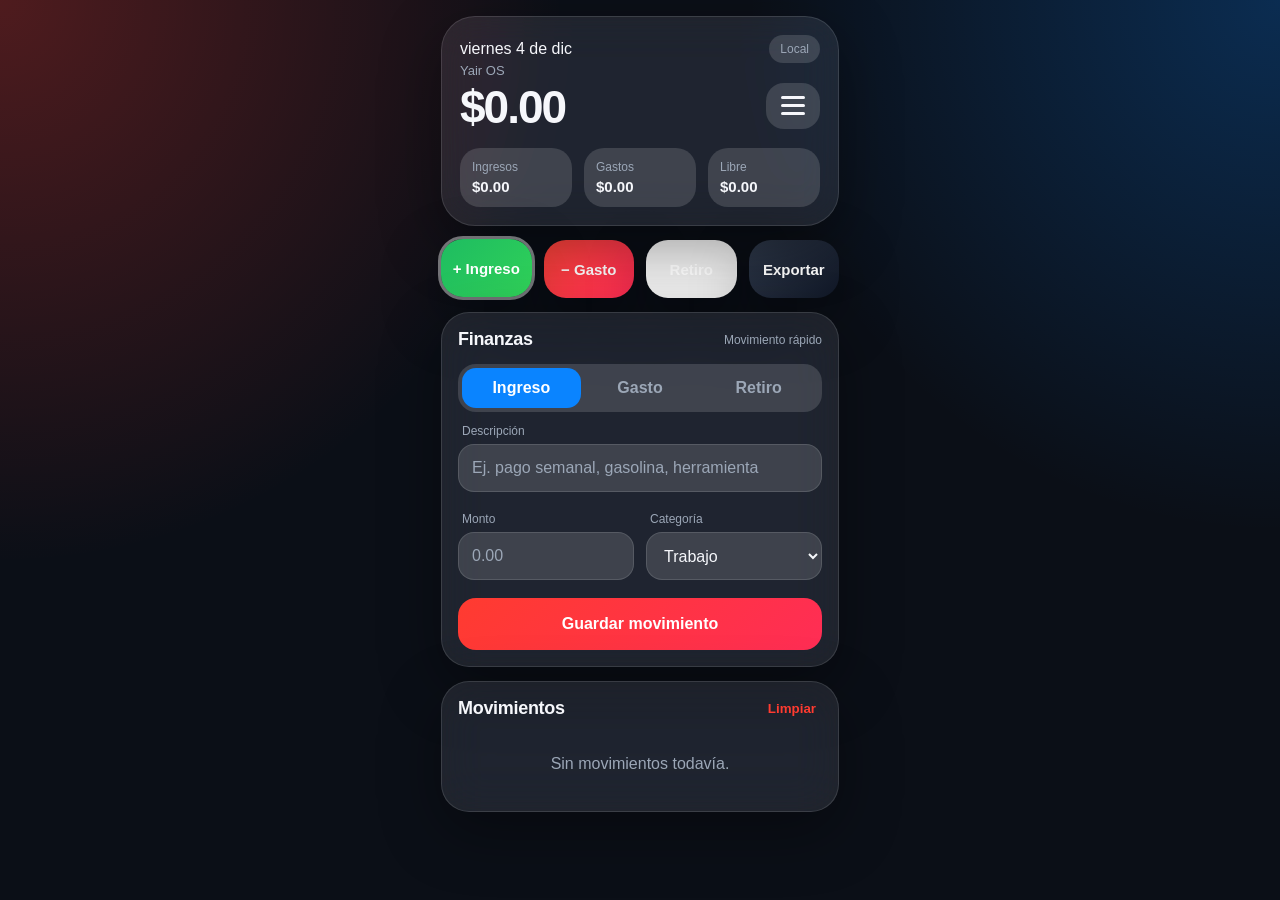
<file: index.html>
<!doctype html>
<html lang="es">
<head>
  <meta charset="UTF-8" />
  <meta name="viewport" content="width=device-width, initial-scale=1, viewport-fit=cover" />
  <meta name="theme-color" content="#0b0f17" />
  <meta name="apple-mobile-web-app-capable" content="yes" />
  <meta name="apple-mobile-web-app-status-bar-style" content="black-translucent" />
  <meta name="apple-mobile-web-app-title" content="Yair OS" />
  <title>Yair OS</title>
  <link rel="manifest" href="manifest.json?v=20260525-03" />
  <link rel="apple-touch-icon" href="icon.svg?v=20260525-03" />
  <link rel="stylesheet" href="styles.css?v=20260525-03" />
</head>
<body>
  <div class="drawer-backdrop" id="settingsBackdrop" hidden></div>
  <aside class="settings-drawer glass" id="settingsPanel" aria-hidden="true">
    <div class="drawer-header">
      <div><p class="muted">Personalización</p><h2>Menú</h2></div>
      <button type="button" id="closeSettingsBtn" class="round-button" aria-label="Cerrar menú">×</button>
    </div>

    <details open>
      <summary>Ajustes de la app</summary>
      <form id="settingsForm">
        <label class="field"><span>Nombre de la app</span><input id="settingAppName" type="text" placeholder="Yair OS" /></label>
        <div class="two-col">
          <label class="field"><span>Moneda</span><select id="settingCurrency"><option value="USD">USD</option><option value="MXN">MXN</option></select></label>
          <label class="field"><span>Tema</span><select id="settingTheme"><option value="dark">Oscuro</option><option value="light">Claro</option><option value="system">Sistema</option></select></label>
        </div>
        <label class="field"><span>Presupuesto mensual</span><input id="settingMonthlyBudget" type="number" inputmode="decimal" min="0" step="0.01" placeholder="0.00" /></label>
        <button class="primary-button" type="submit">Guardar ajustes</button>
        <button class="ghost-button" id="resetSettingsBtn" type="button">Restablecer ajustes</button>
      </form>
    </details>

    <details>
      <summary>Memoria GPT</summary>
      <form id="memoryForm">
        <label class="field"><span>Categoría</span><select id="memoryCategory"><option>Finanzas</option><option>Casa</option><option>Vehículos</option><option>Trabajo</option><option>Contenido</option><option>Proyectos</option><option>Personal</option></select></label>
        <label class="field"><span>Dato importante</span><textarea id="memoryText" placeholder="Ej. Mi prioridad de este mes es organizar finanzas y bajar gastos." required></textarea></label>
        <button class="secondary-button" type="submit">Guardar en memoria</button>
      </form>
    </details>

    <details>
      <summary>Agenda y pendientes</summary>
      <form id="taskForm">
        <label class="field"><span>Pendiente</span><input id="taskText" type="text" placeholder="Ej. lavar camioneta, pagar UFCU" required /></label>
        <div class="two-col"><label class="field"><span>Área</span><select id="taskArea"><option>Casa</option><option>Trabajo</option><option>Vehículo</option><option>Finanzas</option><option>Contenido</option><option>Personal</option></select></label><label class="field"><span>Fecha objetivo</span><input id="taskDate" type="date" /></label></div>
        <button class="secondary-button" type="submit">Guardar pendiente</button>
      </form>
      <div id="taskList" class="transaction-list empty">Sin pendientes todavía.</div>
    </details>

    <details>
      <summary>Asistente IA</summary>
      <label class="field"><span>Pregunta para tu sistema</span><textarea id="aiPrompt" placeholder="Ej. analiza mis gastos y dime qué debo hacer esta semana"></textarea></label>
      <button class="primary-button" id="askAiBtn" type="button">Preguntar a GPT</button>
      <div id="aiAnswer" class="ai-answer empty">Configura un proxy OpenAI para usar esta función.</div>
    </details>

    <details>
      <summary>Llaves, APIs e integraciones</summary>
      <label class="field"><span>GitHub token local</span><input id="githubToken" type="password" placeholder="Token con Contents: read/write" /></label>
      <button class="secondary-button" id="saveGithubConfig" type="button">Activar sync GitHub</button>
      <button class="ghost-button" id="pullGithubData" type="button">Leer datos desde GitHub</button>

      <label class="field"><span>Google Apps Script Web App URL</span><input id="googleScriptUrl" type="url" placeholder="https://script.google.com/macros/s/.../exec" /></label>
      <button class="secondary-button" id="saveGoogleConfig" type="button">Guardar conexión Google</button>
      <p class="helper-text">Google Apps Script escribe en Sheets, puede crear eventos en Calendar y usar Gmail cuando autorices el script.</p>

      <label class="field"><span>OpenAI proxy URL</span><input id="openAiProxyUrl" type="url" placeholder="https://tu-backend.vercel.app/api/openai" /></label>
      <button class="secondary-button" id="saveOpenAiConfig" type="button">Guardar conexión OpenAI</button>
      <p class="helper-text">No pongas tu API key de OpenAI en esta página pública. Usa un proxy seguro.</p>
    </details>
  </aside>

  <main class="phone-shell">
    <section class="hero-card glass">
      <div class="status-row"><span id="todayLabel">Hoy</span><span class="pill" id="syncStatus">Local</span></div>
      <div class="hero-title">
        <div><p class="muted" id="appNameLabel">Yair OS</p><h1 id="balanceAmount">$0.00</h1></div>
        <button type="button" class="menu-button" id="openSettingsBtn" aria-label="Abrir menú"><span></span><span></span><span></span></button>
      </div>
      <div class="mini-grid">
        <div><span>Ingresos</span><strong id="incomeAmount">$0.00</strong></div>
        <div><span>Gastos</span><strong id="expenseAmount">$0.00</strong></div>
        <div><span>Libre</span><strong id="freeAmount">$0.00</strong></div>
      </div>
    </section>

    <section class="quick-actions" aria-label="Acciones rápidas">
      <button type="button" data-type="income" class="action-card income active">+ Ingreso</button>
      <button type="button" data-type="expense" class="action-card expense">− Gasto</button>
      <button type="button" data-type="withdrawal" class="action-card withdrawal">Retiro</button>
      <button type="button" id="exportBtn" class="action-card neutral">Exportar</button>
    </section>

    <section class="panel glass" id="movementPanel">
      <div class="section-title"><h2>Finanzas</h2><span>Movimiento rápido</span></div>
      <form id="transactionForm">
        <div class="segmented three-options">
          <input type="radio" name="type" id="typeIncome" value="income" checked /><label for="typeIncome">Ingreso</label>
          <input type="radio" name="type" id="typeExpense" value="expense" /><label for="typeExpense">Gasto</label>
          <input type="radio" name="type" id="typeWithdrawal" value="withdrawal" /><label for="typeWithdrawal">Retiro</label>
        </div>
        <label class="field"><span>Descripción</span><input id="description" type="text" placeholder="Ej. pago semanal, gasolina, herramienta" required /></label>
        <div class="two-col"><label class="field"><span>Monto</span><input id="amount" type="number" inputmode="decimal" min="0" step="0.01" placeholder="0.00" required /></label><label class="field"><span>Categoría</span><select id="category"><option>Trabajo</option><option>Casa</option><option>Comida</option><option>Gasolina</option><option>Herramientas</option><option>Vehículo</option><option>Taller / Negocio</option><option>Viajes</option><option>Ahorro</option><option>Retiro de efectivo</option><option>Otro</option></select></label></div>
        <label class="field" id="paymentMethodField"><span>Forma de pago</span><select id="paymentMethod"><option value="cash">Efectivo</option><option value="card">Tarjeta</option><option value="credit">Tarjeta de crédito</option><option value="debit">Débito</option><option value="transfer">Transferencia</option></select></label>
        <button class="primary-button" type="submit">Guardar movimiento</button>
      </form>
    </section>

    <section class="panel glass bottom-panel">
      <div class="section-title"><h2>Movimientos</h2><button type="button" id="clearBtn" class="text-button">Limpiar</button></div>
      <div id="transactionList" class="transaction-list empty">Sin movimientos todavía.</div>
    </section>
  </main>
  <script src="app.js?v=20260525-03"></script>
</body>
</html>
</file>
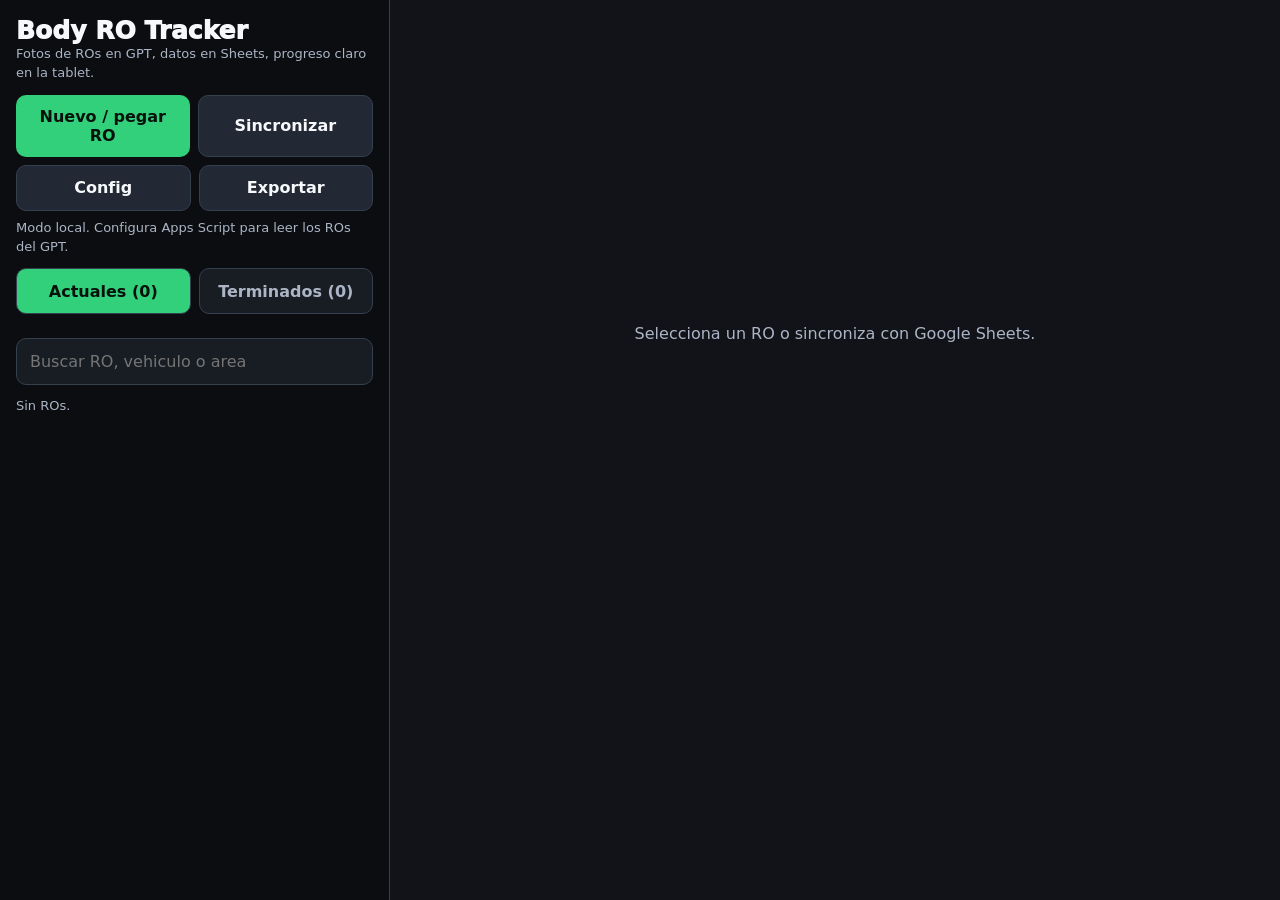
<file: body-ro/index.html>
<!doctype html>
<html lang="es">
<head>
<meta charset="utf-8">
<meta name="viewport" content="width=device-width,initial-scale=1">
<meta http-equiv="refresh" content="0; url=index-v2.html">
<title>Body RO Tracker</title>
<script>location.replace('index-v2.html');</script>
</head>
<body>
<p><a href="index-v2.html">Abrir Body RO Tracker</a></p>
</body>
</html>
</file>
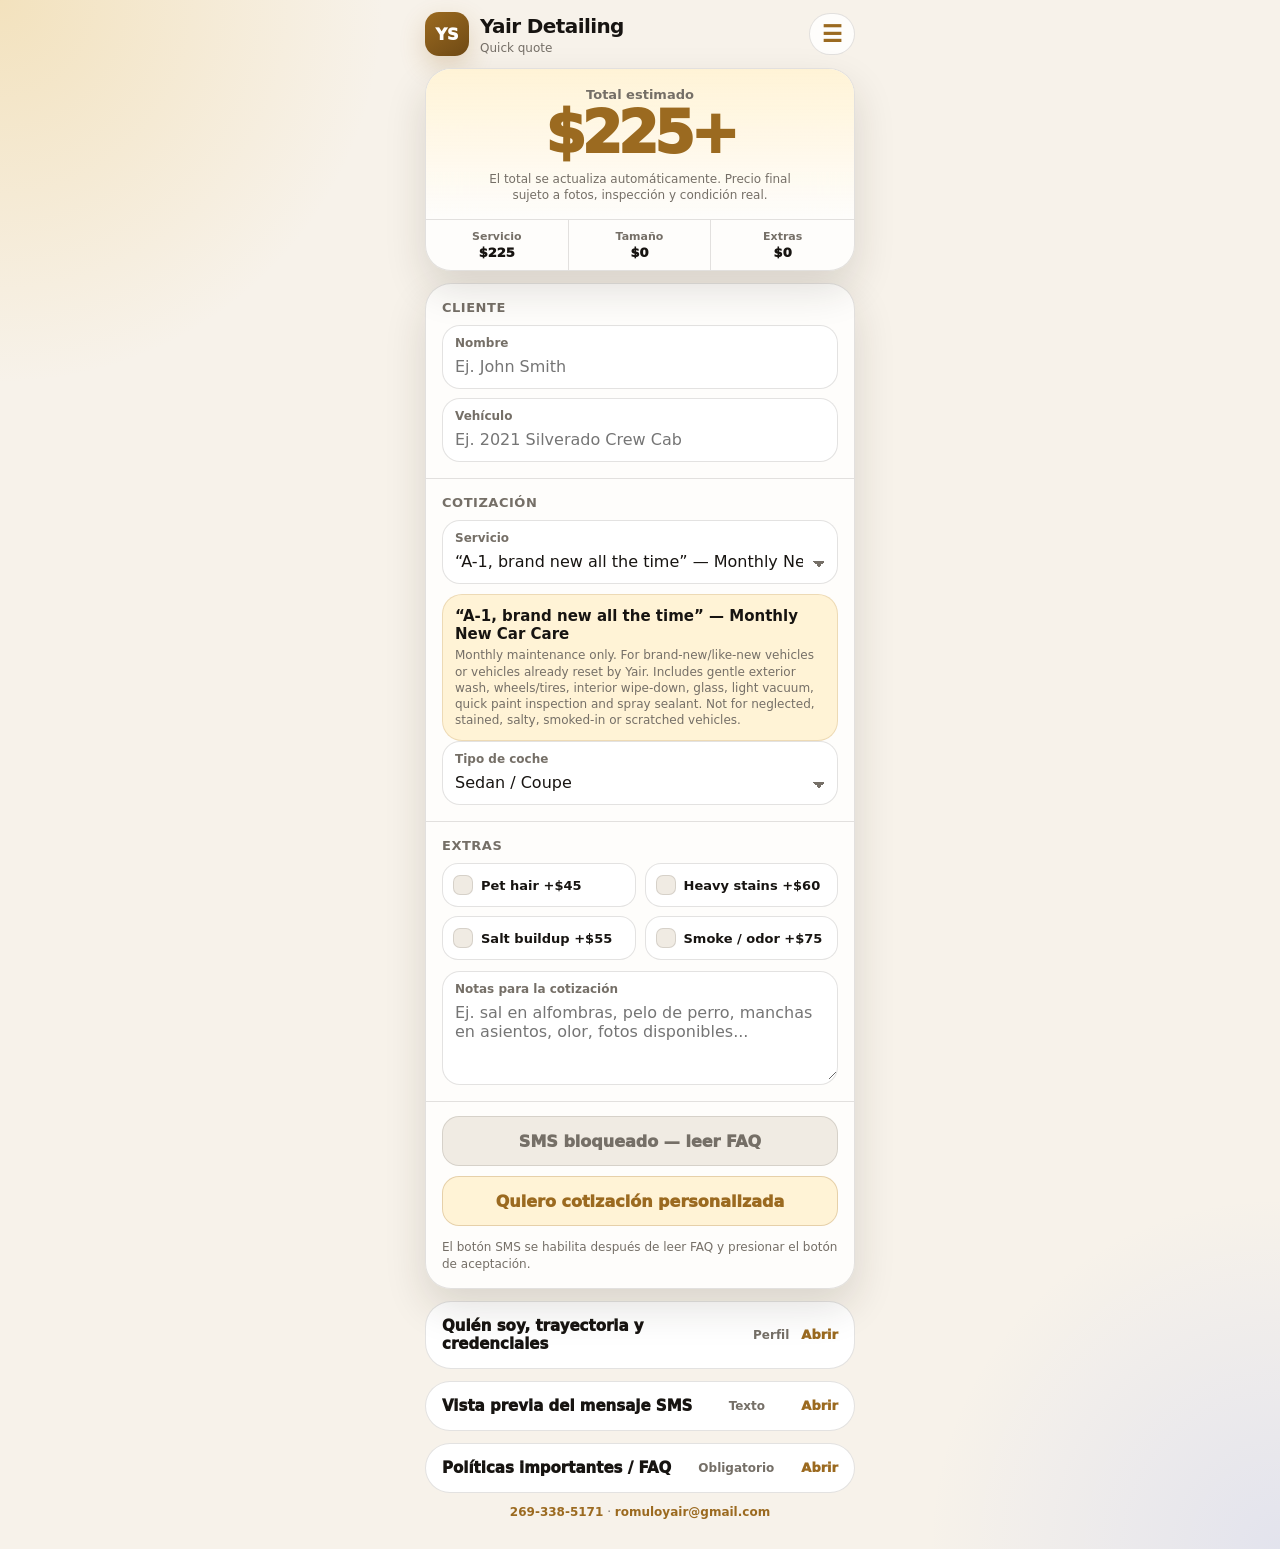
<file: detailing-quote-menu.html>
<!DOCTYPE html>
<html lang="es">
<head>
<meta charset="UTF-8">
<meta name="viewport" content="width=device-width, initial-scale=1, viewport-fit=cover">
<meta name="theme-color" content="#f7f2ea">
<title>Yair Detailing Quote</title>
<style>
:root{--bg:#f7f2ea;--glass:rgba(255,255,255,.82);--solid:#fff;--soft:#f0ebe3;--text:#171411;--muted:#756f67;--line:rgba(40,34,28,.13);--primary:#9b6a20;--pale:#fff3d6;--primaryText:#fff;--danger:#b3261e;--ok:#286a2d;--shadow:0 18px 42px rgba(44,35,24,.14);--r:26px;--rs:18px}
@media(prefers-color-scheme:dark){:root{--bg:#10100f;--glass:rgba(31,31,30,.84);--solid:#1c1c1b;--soft:#262522;--text:#f2f0eb;--muted:#bcb6ad;--line:rgba(255,255,255,.10);--primary:#e8b84a;--pale:rgba(232,184,74,.16);--primaryText:#1f1605;--danger:#ffb4ab;--ok:#9bd89f;--shadow:0 18px 42px rgba(0,0,0,.34)}}
*{box-sizing:border-box;-webkit-tap-highlight-color:transparent}html{scroll-behavior:smooth}body{margin:0;min-height:100%;font-family:-apple-system,BlinkMacSystemFont,"SF Pro Text","SF Pro Display","Google Sans","Roboto",system-ui,sans-serif;background:radial-gradient(circle at top left,rgba(232,184,74,.28),transparent 24rem),radial-gradient(circle at bottom right,rgba(120,150,255,.16),transparent 22rem),var(--bg);color:var(--text);padding:calc(env(safe-area-inset-top) + 12px) max(12px,env(safe-area-inset-right)) calc(env(safe-area-inset-bottom) + 18px) max(12px,env(safe-area-inset-left))}.app{width:min(100%,430px);margin:0 auto}.top{display:flex;align-items:center;justify-content:space-between;gap:12px;margin-bottom:12px}.brand{display:flex;align-items:center;gap:11px}.logo{width:44px;height:44px;border-radius:14px;background:linear-gradient(145deg,var(--primary),#6f4a15);color:var(--primaryText);display:grid;place-items:center;font-weight:950;box-shadow:0 10px 26px rgba(155,106,32,.24)}h1{margin:0;font-size:20px;letter-spacing:-.03em}.brand p{margin:3px 0 0;color:var(--muted);font-size:12px}.menu{position:relative}.menu summary{list-style:none;width:46px;height:42px;border:1px solid var(--line);background:var(--glass);color:var(--primary);border-radius:999px;font-weight:950;font-size:23px;display:grid;place-items:center;cursor:pointer;backdrop-filter:blur(18px);-webkit-backdrop-filter:blur(18px)}.menu summary::-webkit-details-marker{display:none}.menuBox{position:absolute;right:0;top:50px;width:250px;background:var(--solid);border:1px solid var(--line);border-radius:22px;box-shadow:var(--shadow);padding:9px;z-index:50}.menuBox a{display:block;padding:12px;border-radius:15px;text-decoration:none;color:var(--text)}.menuBox a:active{background:var(--soft)}.menuBox strong{display:block;color:var(--primary);font-size:13px}.menuBox span{display:block;color:var(--muted);font-size:12px;margin-top:2px}.total{position:sticky;top:calc(env(safe-area-inset-top) + 8px);z-index:10;margin-bottom:12px;background:var(--glass);border:1px solid var(--line);border-radius:var(--r);box-shadow:var(--shadow);overflow:hidden;backdrop-filter:blur(24px) saturate(1.25);-webkit-backdrop-filter:blur(24px) saturate(1.25)}.pricePanel{text-align:center;padding:18px 16px 16px;background:linear-gradient(180deg,var(--pale),transparent)}.label{margin:0;color:var(--muted);font-size:13px;font-weight:800}.price{margin:2px 0 0;font-size:58px;line-height:1;font-weight:950;letter-spacing:-.07em;color:var(--primary)}.fine{margin:9px auto 0;max-width:330px;color:var(--muted);font-size:12px;line-height:1.35}.break{display:grid;grid-template-columns:repeat(3,1fr);border-top:1px solid var(--line)}.break div{text-align:center;padding:10px 8px;border-right:1px solid var(--line)}.break div:last-child{border-right:0}.break span{display:block;color:var(--muted);font-size:11px;font-weight:750}.break strong{display:block;margin-top:2px;font-size:13px;font-weight:950}.card{background:var(--glass);border:1px solid var(--line);border-radius:var(--r);box-shadow:var(--shadow);overflow:hidden;backdrop-filter:blur(24px) saturate(1.25);-webkit-backdrop-filter:blur(24px) saturate(1.25)}.sec{padding:16px}.sec+.sec{border-top:1px solid var(--line)}.title{margin:0 0 10px;color:var(--muted);font-size:13px;font-weight:850;text-transform:uppercase;letter-spacing:.04em}.field{background:var(--solid);border:1px solid var(--line);border-radius:var(--rs);overflow:hidden}.field+.field{margin-top:9px}.field label{display:block;padding:10px 12px 0;color:var(--muted);font-size:12px;font-weight:800}input,select,textarea{width:100%;border:0;outline:0;background:transparent;color:var(--text);font:inherit;padding:7px 12px 12px;appearance:none;-webkit-appearance:none;border-radius:0}select{background-image:linear-gradient(45deg,transparent 50%,var(--muted) 50%),linear-gradient(135deg,var(--muted) 50%,transparent 50%);background-position:calc(100% - 18px) 50%,calc(100% - 12px) 50%;background-size:6px 6px;background-repeat:no-repeat;padding-right:34px}textarea{min-height:84px;resize:vertical}input:focus,select:focus,textarea:focus{background:rgba(232,184,74,.06)}.preview{margin-top:10px;background:var(--pale);border:1px solid rgba(155,106,32,.18);border-radius:20px;padding:12px}.preview strong{display:block;font-size:15px}.preview span{display:block;margin-top:4px;color:var(--muted);font-size:12px;line-height:1.35}.chips{display:grid;grid-template-columns:1fr 1fr;gap:9px}.chip{display:flex;align-items:center;gap:8px;min-height:44px;padding:10px;border-radius:16px;background:var(--solid);border:1px solid var(--line);font-size:13px;font-weight:800}.chip input{width:20px;height:20px;margin:0;padding:0;appearance:none;-webkit-appearance:none;border-radius:7px;border:1.5px solid var(--line);background:var(--soft);position:relative}.chip input:checked{background:var(--primary);border-color:var(--primary)}.chip input:checked:after{content:"✓";position:absolute;inset:0;display:grid;place-items:center;color:var(--primaryText);font-weight:950}.actions{display:grid;gap:10px;padding:14px 16px 16px;border-top:1px solid var(--line)}button{border:0;min-height:50px;border-radius:17px;padding:12px 14px;font:inherit;font-weight:950;cursor:pointer}.primary{background:var(--primary);color:var(--primaryText);box-shadow:0 10px 24px rgba(155,106,32,.20)}.primary.blocked{background:var(--soft);color:var(--muted);box-shadow:none;border:1px solid var(--line)}.warning{background:var(--pale);color:var(--primary);border:1px solid rgba(155,106,32,.25)}.hint{padding:0 16px 16px;margin:-3px 0 0;color:var(--muted);font-size:12px;line-height:1.35}.accordion{margin-top:12px;background:var(--solid);border:1px solid var(--line);border-radius:var(--r);overflow:hidden;box-shadow:none;scroll-margin-top:125px}.accordion summary{list-style:none;cursor:pointer;padding:15px 16px;font-size:15px;font-weight:950;display:flex;align-items:center;justify-content:space-between;gap:12px}.accordion summary::-webkit-details-marker{display:none}.accordion summary span{color:var(--muted);font-size:12px;font-weight:800}.accordion summary:after{content:"Abrir";color:var(--primary);font-size:13px;font-weight:950}.accordion[open] summary{border-bottom:1px solid var(--line)}.accordion[open] summary:after{content:"Cerrar"}.accordion.flash{outline:3px solid var(--primary);outline-offset:2px}.body,.quote{padding:13px 14px 14px;font-size:13px;line-height:1.42}.quote{white-space:pre-wrap}.profile{display:grid;gap:9px}.box{background:var(--glass);border:1px solid var(--line);border-radius:18px;padding:12px}.box strong{display:block;color:var(--primary);font-size:12px;text-transform:uppercase;letter-spacing:.04em;margin-bottom:3px}.box p{margin:0}.body ul{margin:0;padding-left:18px}.body li{margin:7px 0}.danger{color:var(--danger);font-weight:900}.acceptBox{margin-top:13px;padding:11px;border-radius:18px;border:1px solid var(--line);background:var(--pale);text-align:left}.acceptBtn{display:inline-flex;align-items:center;justify-content:center;width:auto;min-height:38px;padding:8px 12px;border-radius:999px;background:var(--solid);color:var(--primary);border:1.5px solid var(--primary);box-shadow:0 6px 14px rgba(155,106,32,.16);font-size:12px;font-weight:950}.acceptBtn.accepted{background:var(--ok);border-color:var(--ok);color:#fff}.status{margin:8px 2px 0;color:var(--muted);font-size:12px;font-weight:850}.status.ok{color:var(--ok)}.footer{margin-top:12px;text-align:center;color:var(--muted);font-size:12px}.footer a{color:var(--primary);text-decoration:none;font-weight:850}@media(max-width:390px){.chips{grid-template-columns:1fr}.price{font-size:50px}h1{font-size:18px}.menuBox{width:230px}}
</style>
</head>
<body>
<main class="app">
<header class="top"><div class="brand"><div class="logo">YS</div><div><h1>Yair Detailing</h1><p>Quick quote</p></div></div><details class="menu"><summary aria-label="Menú">☰</summary><div class="menuBox"><a href="#about" data-open="about"><strong>Quién soy</strong><span>Trayectoria y credenciales</span></a><a href="#smsPreview" data-open="smsPreview"><strong>Vista previa SMS</strong><span>Mensaje antes de enviar</span></a><a href="#faq" data-open="faq"><strong>Políticas / FAQ</strong><span>Lectura obligatoria</span></a></div></details></header>
<section class="total"><div class="pricePanel"><p class="label">Total estimado</p><p class="price" id="price">$225+</p><p class="fine">El total se actualiza automáticamente. Precio final sujeto a fotos, inspección y condición real.</p></div><div class="break"><div><span>Servicio</span><strong id="basePrice">$225</strong></div><div><span>Tamaño</span><strong id="sizePrice">$0</strong></div><div><span>Extras</span><strong id="extrasPrice">$0</strong></div></div></section>
<section class="card"><div class="sec"><p class="title">Cliente</p><div class="field"><label for="name">Nombre</label><input id="name" placeholder="Ej. John Smith" autocomplete="name"></div><div class="field"><label for="vehicle">Vehículo</label><input id="vehicle" placeholder="Ej. 2021 Silverado Crew Cab"></div></div><div class="sec"><p class="title">Cotización</p><div class="field"><label for="service">Servicio</label><select id="service"><option value="a1">“A-1, brand new all the time” — Monthly New Car Care</option><option value="interior">“My car is dirty inside” — Interior Reset</option><option value="deep">“I have kids / dog smell / stains” — Deep Interior Rescue</option><option value="full">“Full detail” — Complete Inside & Out</option><option value="shine">“Can you make it shiny again?” — Shine & Paint Enhancement</option><option value="ceramic">“I want protection” — Ceramic Protection Package</option><option value="salt">“Before winter / after winter” — Michigan Salt Recovery</option></select></div><div class="preview" id="servicePreview"></div><div class="field"><label for="size">Tipo de coche</label><select id="size"><option value="sedan">Sedan / Coupe</option><option value="small">Small SUV / Crossover</option><option value="truck">Truck / Large SUV</option><option value="van">Van / 3-row SUV</option></select></div></div><div class="sec"><p class="title">Extras</p><div class="chips"><label class="chip"><input class="extra" type="checkbox" value="45" data-label="Pet hair"> Pet hair +$45</label><label class="chip"><input class="extra" type="checkbox" value="60" data-label="Heavy stains"> Heavy stains +$60</label><label class="chip"><input class="extra" type="checkbox" value="55" data-label="Salt buildup"> Salt buildup +$55</label><label class="chip"><input class="extra" type="checkbox" value="75" data-label="Smoke / odor"> Smoke / odor +$75</label></div><div class="field" style="margin-top:11px"><label for="notes">Notas para la cotización</label><textarea id="notes" placeholder="Ej. sal en alfombras, pelo de perro, manchas en asientos, olor, fotos disponibles..."></textarea></div></div><div class="actions"><button type="button" class="primary blocked" id="smsButton">SMS bloqueado — leer FAQ</button><button type="button" class="warning" id="customButton">Quiero cotización personalizada</button></div><p class="hint" id="sendHint">El botón SMS se habilita después de leer FAQ y presionar el botón de aceptación.</p></section>
<details class="accordion" id="about"><summary>Quién soy, trayectoria y credenciales <span>Perfil</span></summary><div class="body profile"><div class="box"><strong>Nombre</strong><p>Rómulo Yair Salazar Delgado. Trabajo públicamente como <b>Yair Salazar Detailing</b> en el área de St. Joseph / Stevensville, Michigan.</p></div><div class="box"><strong>Trayectoria</strong><p>Vengo de una familia de taller automotriz de enderezado y pintura en Monterrey, México. Mi experiencia práctica incluye detallado interior/exterior, pulido, recubrimientos cerámicos, PDR básico, reparación de carrocería, alineación/reemplazo de paneles y trabajo de colisión.</p></div><div class="box"><strong>Formación técnica</strong><p>Técnico Mecánico Automotriz y Diésel por Escuela Electrónica Monterrey. Experiencia práctica con soldadura MIG/TIG/aluminio y procesos de reparación automotriz.</p></div><div class="box"><strong>Michigan</strong><p>Trabajo en la industria de reparación de colisión en Michigan. Certificación de mecánico Michigan No. <b>M306359</b>, relacionada con Unitized Body Repair / Collision Related Mechanical Repair.</p></div><div class="box"><strong>Límites</strong><p>Esta página es para cotizar <b>detailing</b>. No confirma reparación de colisión, trabajo estructural, reclamos de seguro, calibraciones ADAS ni reparación mecánica.</p></div></div></details>
<details class="accordion" id="smsPreview"><summary>Vista previa del mensaje SMS <span>Texto</span></summary><div class="quote" id="quote"></div></details>
<details class="accordion" id="faq"><summary>Políticas importantes / FAQ <span>Obligatorio</span></summary><div class="body"><ul><li><strong>A-1 Monthly New Car Care:</strong> mantenimiento mensual por visita. Sólo aplica para vehículos recién salidos de agencia, vehículos en condición realmente nueva/like-new, o vehículos que ya pasaron por un Reset/Deep/Full Detail con Yair y se mantienen sin dejarse caer.</li><li><strong>Regla de continuidad:</strong> si el cliente se salta más de 45 días, el precio A-1 queda sujeto a inspección y puede subir a Interior Reset, Deep Clean o cotización personalizada.</li><li><strong>No es rescate:</strong> si hay manchas, olor, sal, pelo de mascota, smoke, scratches, swirls fuertes, pintura contaminada, daño de dealer o interior usado/descuidado, no aplica A-1.</li><li><strong>Starting price only:</strong> todo precio mostrado es estimado y puede cambiar por tamaño, condición, acceso, suciedad, sal, pelo de mascota, manchas, olor o servicios adicionales.</li><li><strong>Fotos/inspección:</strong> la cotización final se confirma después de revisar fotos o inspeccionar el vehículo.</li><li><strong>No garantía absoluta:</strong> manchas, olores, rayas, oxidación, clear coat dañado, plásticos viejos, tint, telas o daños previos pueden mejorar sin desaparecer 100%.</li><li><strong>Objetos personales:</strong> el cliente debe retirar dinero, documentos, armas, herramientas, child seats, electrónicos y objetos de valor. No se asume responsabilidad por artículos dejados dentro del vehículo.</li><li><strong>Daño previo:</strong> no se asume responsabilidad por desgaste, piezas flojas, clips rotos, clear coat quemado, pintura repintada sensible, molduras sueltas o accesorios aftermarket ya comprometidos.</li><li><strong>Biohazard:</strong> moho, sangre, vómito, orina, heces, plagas, inundación o contaminación biológica requieren revisión personalizada y pueden ser rechazados.</li><li><strong>Depósito:</strong> trabajos grandes o citas reservadas pueden requerir depósito no reembolsable aplicado al total.</li><li><strong class="danger">Confirmación:</strong> no hay cita confirmada hasta que Yair confirme precio, fecha, hora y condiciones por mensaje.</li></ul><div class="acceptBox" id="faqConfirm"><button type="button" class="acceptBtn" id="acceptFaqBtn">Marca esta casilla para activar el botón SMS</button><p class="status" id="faqStatus">Pendiente de aceptación.</p></div></div></details>
<p class="footer"><a href="tel:+12693385171">269-338-5171</a> · <a href="mailto:romuloyair@gmail.com">romuloyair@gmail.com</a></p>
</main>
<script>
var phone="12693385171";var faqAccepted=false;var services={a1:{fullName:"“A-1, brand new all the time” — Monthly New Car Care",prices:{sedan:225,small:255,truck:295,van:335},includes:"Monthly maintenance only. For brand-new/like-new vehicles or vehicles already reset by Yair. Includes gentle exterior wash, wheels/tires, interior wipe-down, glass, light vacuum, quick paint inspection and spray sealant. Not for neglected, stained, salty, smoked-in or scratched vehicles."},interior:{fullName:"“My car is dirty inside” — Interior Reset",prices:{sedan:195,small:225,truck:255,van:285},includes:"Deep vacuum, dashboard, console, door panels, cup holders, plastics, mats, carpets, seats and interior glass."},deep:{fullName:"“I have kids / dog smell / stains” — Deep Interior Rescue",prices:{sedan:260,small:295,truck:335,van:375},includes:"Deep interior cleaning, shampoo/extraction, stain attention, pet hair/odor attention, seats, carpets, mats and cargo area."},full:{fullName:"“Full detail” — Complete Inside & Out",prices:{sedan:325,small:375,truck:425,van:475},includes:"Interior cleaning plus exterior wash, wheels, tires, door jambs, glass inside/out and basic wax or sealant."},shine:{fullName:"“Can you make it shiny again?” — Shine & Paint Enhancement",prices:{sedan:275,small:325,truck:375,van:425},includes:"Exterior wash, paint decontamination, clay bar if needed, one-step gloss enhancement/polish and wax/sealant. Heavy scratches require separate quote."},ceramic:{fullName:"“I want protection” — Ceramic Protection Package",prices:{sedan:750,small:850,truck:950,van:1100},includes:"Exterior detail, paint decontamination, clay bar, paint prep/correction and ceramic coating application. Final quote depends on paint condition."},salt:{fullName:"“Before winter / after winter” — Michigan Salt Recovery",prices:{sedan:260,small:310,truck:360,van:420},includes:"Salt cleanup from mats/carpets, heavy exterior wash, wheels, wheel wells, door jambs and basic protection."}};var sizeNames={sedan:"Sedan / Coupe",small:"Small SUV / Crossover",truck:"Truck / Large SUV",van:"Van / 3-row SUV"};function byId(id){return document.getElementById(id)}function money(n){return "$"+Number(n).toLocaleString("en-US")}function getExtras(){var boxes=document.querySelectorAll(".extra"),extras=[];for(var i=0;i<boxes.length;i++){if(boxes[i].checked){extras.push({label:boxes[i].getAttribute("data-label"),price:Number(boxes[i].value)})}}return extras}function data(){var sk=byId("service").value,zk=byId("size").value,s=services[sk],base=s.prices.sedan,sel=s.prices[zk],sizeExtra=sel-base,extras=getExtras(),extrasTotal=0;for(var i=0;i<extras.length;i++){extrasTotal+=extras[i].price}return{name:byId("name").value.trim(),vehicle:byId("vehicle").value.trim(),service:s,size:sizeNames[zk],sedanBase:base,selectedBase:sel,sizeExtra:sizeExtra,extras:extras,extrasTotal:extrasTotal,total:sel+extrasTotal,notes:byId("notes").value.trim()}}function msg(custom){var d=data(),extrasText="None";if(d.extras.length){var arr=[];for(var i=0;i<d.extras.length;i++){arr.push(d.extras[i].label+" +$"+d.extras[i].price)}extrasText=arr.join(", ")}if(custom){return "Custom Detailing Quote Request\n\nCustomer: "+(d.name||"Not provided")+"\nVehicle: "+(d.vehicle||"Not provided")+"\nRequested service: Custom quote / Yair review needed\nSelected service: "+d.service.fullName+"\nVehicle type: "+d.size+"\nExtras/condition: "+extrasText+"\n\nNotes: "+(d.notes||"None")+"\n\nCustomer pressed acceptance button before sending."}return "New Detailing Quote Request\n\nCustomer: "+(d.name||"Not provided")+"\nVehicle: "+(d.vehicle||"Not provided")+"\nService: "+d.service.fullName+"\nVehicle type: "+d.size+"\n\nEstimated total: $"+d.total+"+\nService base: $"+d.sedanBase+"\nSize adjustment: "+(d.sizeExtra>0?"+":"")+"$"+d.sizeExtra+"\nExtras total: $"+d.extrasTotal+"\nExtras/condition: "+extrasText+"\n\nNotes: "+(d.notes||"None")+"\n\nIncludes: "+d.service.includes+"\n\nAcknowledgement: Customer pressed acceptance button. Final price depends on photos, inspection and actual condition. No 100% stain/odor/scratch removal guarantee."}function update(){var d=data();byId("price").textContent=money(d.total)+"+";byId("basePrice").textContent=money(d.sedanBase);byId("sizePrice").textContent=d.sizeExtra>0?"+"+money(d.sizeExtra):"$0";byId("extrasPrice").textContent=d.extrasTotal>0?"+"+money(d.extrasTotal):"$0";byId("quote").textContent=msg(false);byId("servicePreview").innerHTML="<strong>"+d.service.fullName+"</strong><span>"+d.service.includes+"</span>"}function acceptFaq(){faqAccepted=true;byId("acceptFaqBtn").textContent="Aceptado ✓";byId("acceptFaqBtn").classList.add("accepted");byId("faqStatus").textContent="Botón SMS habilitado.";byId("faqStatus").className="status ok";byId("smsButton").textContent="Enviar datos por SMS";byId("smsButton").classList.remove("blocked");byId("sendHint").textContent="FAQ aceptado. Ya puedes enviar datos por SMS."}function openFaqForReading(){var faq=byId("faq");faq.open=true;faq.classList.add("flash");byId("smsPreview").open=true;location.hash="#faq";setTimeout(function(){faq.classList.remove("flash")},1300)}function showCustom(){byId("price").textContent="Custom";byId("basePrice").textContent="Review";byId("sizePrice").textContent="Photos";byId("extrasPrice").textContent="Yair";byId("quote").textContent=msg(true);byId("smsPreview").open=true}function send(custom){if(!faqAccepted){openFaqForReading();byId("sendHint").textContent="Primero presiona el botón pequeño en FAQ para activar el SMS.";return}window.location.href="sms:"+phone+"&body="+encodeURIComponent(msg(!!custom))}function setup(){var els=document.querySelectorAll("input,select,textarea");for(var i=0;i<els.length;i++){els[i].addEventListener("input",update);els[i].addEventListener("change",update);els[i].addEventListener("keyup",update)}var links=document.querySelectorAll("[data-open]");for(var j=0;j<links.length;j++){links[j].addEventListener("click",function(){var id=this.getAttribute("data-open");setTimeout(function(){byId(id).open=true;document.querySelector(".menu").open=false},20)})}byId("acceptFaqBtn").addEventListener("click",acceptFaq);byId("smsButton").addEventListener("click",function(){send(false)});byId("customButton").addEventListener("click",function(){showCustom();send(true)});update()}if(document.readyState==="loading"){document.addEventListener("DOMContentLoaded",setup)}else{setup()}
</script>
</body>
</html>
</file>
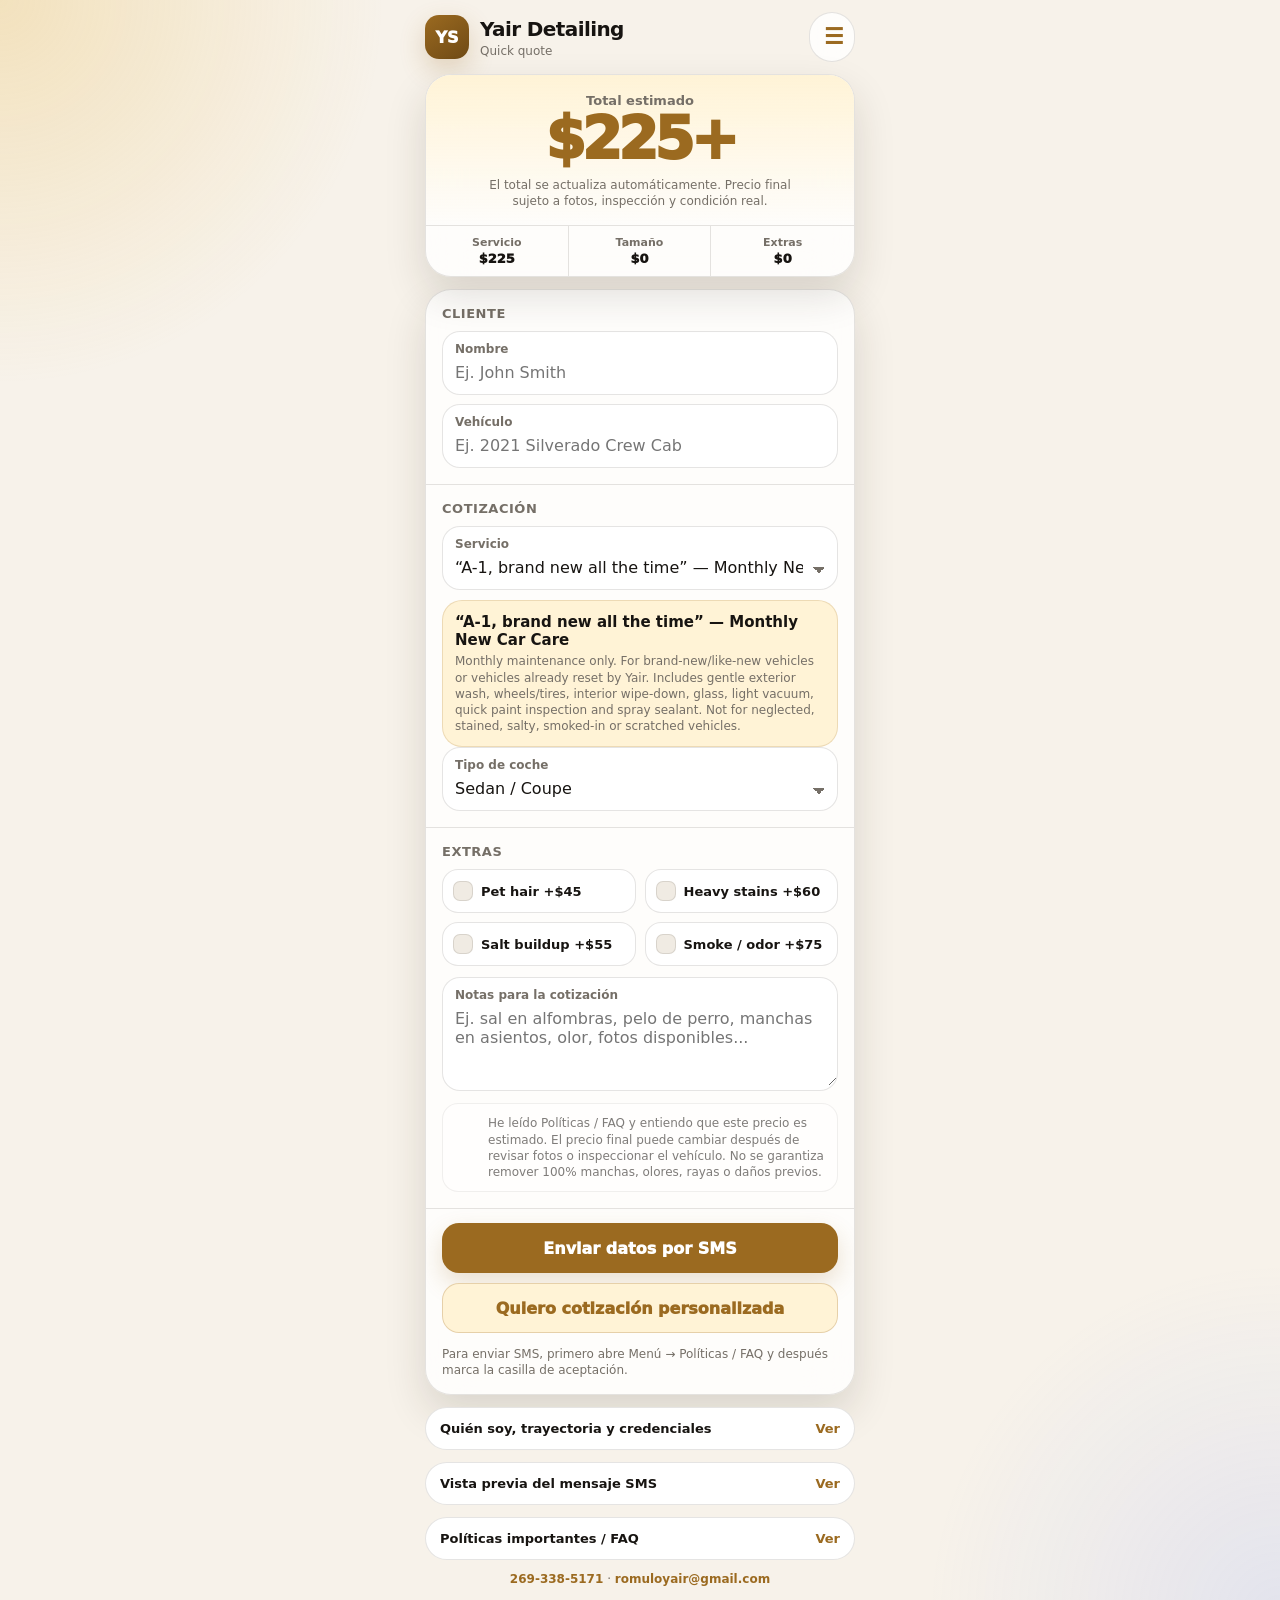
<file: detailing-quote.html>
<!DOCTYPE html>
<html lang="es">
<head>
<meta charset="UTF-8">
<meta name="viewport" content="width=device-width, initial-scale=1, viewport-fit=cover">
<meta name="theme-color" content="#f7f2ea">
<title>Yair Detailing Quote</title>
<style>
:root{--bg:#f7f2ea;--glass:rgba(255,255,255,.80);--solid:#fff;--soft:#f0ebe3;--text:#171411;--muted:#756f67;--line:rgba(40,34,28,.12);--primary:#9b6a20;--pale:#fff3d6;--primaryText:#fff;--danger:#b3261e;--shadow:0 18px 42px rgba(44,35,24,.14);--r:26px;--rs:18px}@media(prefers-color-scheme:dark){:root{--bg:#10100f;--glass:rgba(31,31,30,.82);--solid:#1c1c1b;--soft:#262522;--text:#f2f0eb;--muted:#bcb6ad;--line:rgba(255,255,255,.10);--primary:#e8b84a;--pale:rgba(232,184,74,.16);--primaryText:#1f1605;--danger:#ffb4ab;--shadow:0 18px 42px rgba(0,0,0,.34)}}*{box-sizing:border-box;-webkit-tap-highlight-color:transparent}html,body{margin:0;min-height:100%;font-family:-apple-system,BlinkMacSystemFont,"SF Pro Text","SF Pro Display","Google Sans","Roboto",system-ui,sans-serif;background:radial-gradient(circle at top left,rgba(232,184,74,.28),transparent 24rem),radial-gradient(circle at bottom right,rgba(120,150,255,.16),transparent 22rem),var(--bg);color:var(--text)}body{padding:calc(env(safe-area-inset-top) + 12px) max(12px,env(safe-area-inset-right)) calc(env(safe-area-inset-bottom) + 18px) max(12px,env(safe-area-inset-left))}.app{width:min(100%,430px);margin:0 auto}.top{display:flex;align-items:center;justify-content:space-between;gap:12px;margin-bottom:12px}.brand{display:flex;align-items:center;gap:11px}.logo{width:44px;height:44px;border-radius:14px;background:linear-gradient(145deg,var(--primary),#6f4a15);color:var(--primaryText);display:grid;place-items:center;font-weight:950;box-shadow:0 10px 26px rgba(155,106,32,.24)}h1{margin:0;font-size:20px;letter-spacing:-.03em}.brand p{margin:3px 0 0;color:var(--muted);font-size:12px}.menuBtn{width:46px;height:42px;border:1px solid var(--line);background:var(--glass);color:var(--primary);border-radius:999px;font-weight:950;font-size:22px;line-height:1;cursor:pointer;backdrop-filter:blur(18px);-webkit-backdrop-filter:blur(18px)}.menuPanel{display:none;margin:-2px 0 12px;background:var(--glass);border:1px solid var(--line);border-radius:22px;box-shadow:var(--shadow);padding:10px;backdrop-filter:blur(24px);-webkit-backdrop-filter:blur(24px)}.menuPanel.open{display:grid;gap:8px}.menuPanel button{min-height:44px;border-radius:15px;text-align:left;padding:10px 12px;background:var(--solid);color:var(--text);border:1px solid var(--line);box-shadow:none}.menuPanel button strong{display:block;color:var(--primary);font-size:13px}.menuPanel button span{display:block;color:var(--muted);font-size:12px;margin-top:2px}.total{position:sticky;top:calc(env(safe-area-inset-top) + 8px);z-index:10;margin-bottom:12px;background:var(--glass);border:1px solid var(--line);border-radius:var(--r);box-shadow:var(--shadow);overflow:hidden;backdrop-filter:blur(24px) saturate(1.25);-webkit-backdrop-filter:blur(24px) saturate(1.25)}.pricePanel{text-align:center;padding:18px 16px 16px;background:linear-gradient(180deg,var(--pale),transparent)}.label{margin:0;color:var(--muted);font-size:13px;font-weight:800}.price{margin:2px 0 0;font-size:58px;line-height:1;font-weight:950;letter-spacing:-.07em;color:var(--primary)}.fine{margin:9px auto 0;max-width:330px;color:var(--muted);font-size:12px;line-height:1.35}.break{display:grid;grid-template-columns:repeat(3,1fr);border-top:1px solid var(--line)}.break div{text-align:center;padding:10px 8px;border-right:1px solid var(--line)}.break div:last-child{border-right:0}.break span{display:block;color:var(--muted);font-size:11px;font-weight:750}.break strong{display:block;margin-top:2px;font-size:13px;font-weight:950}.card,details{background:var(--glass);border:1px solid var(--line);border-radius:var(--r);box-shadow:var(--shadow);overflow:hidden;backdrop-filter:blur(24px) saturate(1.25);-webkit-backdrop-filter:blur(24px) saturate(1.25)}.sec{padding:16px}.sec+.sec{border-top:1px solid var(--line)}.title{margin:0 0 10px;color:var(--muted);font-size:13px;font-weight:850;text-transform:uppercase;letter-spacing:.04em}.field{background:var(--solid);border:1px solid var(--line);border-radius:var(--rs);overflow:hidden}.field+.field{margin-top:9px}.field label{display:block;padding:10px 12px 0;color:var(--muted);font-size:12px;font-weight:800}input,select,textarea{width:100%;border:0;outline:0;background:transparent;color:var(--text);font:inherit;padding:7px 12px 12px;appearance:none;-webkit-appearance:none;border-radius:0}select{background-image:linear-gradient(45deg,transparent 50%,var(--muted) 50%),linear-gradient(135deg,var(--muted) 50%,transparent 50%);background-position:calc(100% - 18px) 50%,calc(100% - 12px) 50%;background-size:6px 6px;background-repeat:no-repeat;padding-right:34px}textarea{min-height:84px;resize:vertical}input:focus,select:focus,textarea:focus{background:rgba(232,184,74,.06)}.preview{margin-top:10px;background:var(--pale);border:1px solid rgba(155,106,32,.18);border-radius:20px;padding:12px}.preview strong{display:block;font-size:15px}.preview span{display:block;margin-top:4px;color:var(--muted);font-size:12px;line-height:1.35}.chips{display:grid;grid-template-columns:1fr 1fr;gap:9px}.chip{display:flex;align-items:center;gap:8px;min-height:44px;padding:10px;border-radius:16px;background:var(--solid);border:1px solid var(--line);font-size:13px;font-weight:800}.chip input{width:20px;height:20px;margin:0;padding:0;appearance:none;-webkit-appearance:none;border-radius:7px;border:1.5px solid var(--line);background:var(--soft);position:relative}.chip input:checked{background:var(--primary);border-color:var(--primary)}.chip input:checked:after{content:"✓";position:absolute;inset:0;display:grid;place-items:center;color:var(--primaryText);font-weight:950}.ack{display:flex;align-items:flex-start;gap:10px;margin-top:12px;padding:11px;border-radius:16px;background:var(--solid);border:1px solid var(--line);font-size:12px;line-height:1.35}.ack input{width:22px;height:22px;margin:0;flex:0 0 auto;accent-color:var(--primary)}.ack.disabled{opacity:.55}.actions{display:grid;gap:10px;padding:14px 16px 16px;border-top:1px solid var(--line)}button{border:0;min-height:50px;border-radius:17px;padding:12px 14px;font:inherit;font-weight:950;cursor:pointer}.primary{background:var(--primary);color:var(--primaryText);box-shadow:0 10px 24px rgba(155,106,32,.20)}.warning{background:var(--pale);color:var(--primary);border:1px solid rgba(155,106,32,.25)}.hint{padding:0 16px 16px;margin:-3px 0 0;color:var(--muted);font-size:12px;line-height:1.35}details{margin-top:12px;background:var(--solid);box-shadow:none}summary{list-style:none;cursor:pointer;padding:13px 14px;font-size:13px;font-weight:900}summary::-webkit-details-marker{display:none}summary:after{content:"Ver";float:right;color:var(--primary)}details[open] summary:after{content:"Ocultar"}.body,.quote{border-top:1px solid var(--line);padding:13px 14px 14px;font-size:13px;line-height:1.42}.quote{white-space:pre-wrap}.profile{display:grid;gap:9px}.box{background:var(--glass);border:1px solid var(--line);border-radius:18px;padding:12px}.box strong{display:block;color:var(--primary);font-size:12px;text-transform:uppercase;letter-spacing:.04em;margin-bottom:3px}.box p{margin:0}.body ul{margin:0;padding-left:18px}.body li{margin:7px 0}.danger{color:var(--danger);font-weight:900}.footer{margin-top:12px;text-align:center;color:var(--muted);font-size:12px}.footer a{color:var(--primary);text-decoration:none;font-weight:850}@media(max-width:390px){.chips{grid-template-columns:1fr}.price{font-size:50px}h1{font-size:18px}}
</style>
</head>
<body>
<main class="app">
<header class="top"><div class="brand"><div class="logo">YS</div><div><h1>Yair Detailing</h1><p>Quick quote</p></div></div><button type="button" class="menuBtn" id="menuBtn" aria-label="Abrir menú">☰</button></header>
<nav class="menuPanel" id="menuPanel"><button type="button" id="goAbout"><strong>Quién soy</strong><span>Trayectoria, credenciales y límites del servicio</span></button><button type="button" id="goPreview"><strong>Vista previa SMS</strong><span>Ver el mensaje antes de enviarlo</span></button><button type="button" id="goPolicy"><strong>Políticas / FAQ</strong><span>Obligatorio leer antes de enviar SMS</span></button></nav>
<section class="total"><div class="pricePanel"><p class="label">Total estimado</p><p class="price" id="price">$225+</p><p class="fine">El total se actualiza automáticamente. Precio final sujeto a fotos, inspección y condición real.</p></div><div class="break"><div><span>Servicio</span><strong id="basePrice">$225</strong></div><div><span>Tamaño</span><strong id="sizePrice">$0</strong></div><div><span>Extras</span><strong id="extrasPrice">$0</strong></div></div></section>
<section class="card"><div class="sec"><p class="title">Cliente</p><div class="field"><label for="name">Nombre</label><input id="name" placeholder="Ej. John Smith" autocomplete="name"></div><div class="field"><label for="vehicle">Vehículo</label><input id="vehicle" placeholder="Ej. 2021 Silverado Crew Cab"></div></div><div class="sec"><p class="title">Cotización</p><div class="field"><label for="service">Servicio</label><select id="service"><option value="a1">“A-1, brand new all the time” — Monthly New Car Care</option><option value="interior">“My car is dirty inside” — Interior Reset</option><option value="deep">“I have kids / dog smell / stains” — Deep Interior Rescue</option><option value="full">“Full detail” — Complete Inside & Out</option><option value="shine">“Can you make it shiny again?” — Shine & Paint Enhancement</option><option value="ceramic">“I want protection” — Ceramic Protection Package</option><option value="salt">“Before winter / after winter” — Michigan Salt Recovery</option></select></div><div class="preview" id="servicePreview"></div><div class="field"><label for="size">Tipo de coche</label><select id="size"><option value="sedan">Sedan / Coupe</option><option value="small">Small SUV / Crossover</option><option value="truck">Truck / Large SUV</option><option value="van">Van / 3-row SUV</option></select></div></div><div class="sec"><p class="title">Extras</p><div class="chips"><label class="chip"><input class="extra" type="checkbox" value="45" data-label="Pet hair"> Pet hair +$45</label><label class="chip"><input class="extra" type="checkbox" value="60" data-label="Heavy stains"> Heavy stains +$60</label><label class="chip"><input class="extra" type="checkbox" value="55" data-label="Salt buildup"> Salt buildup +$55</label><label class="chip"><input class="extra" type="checkbox" value="75" data-label="Smoke / odor"> Smoke / odor +$75</label></div><div class="field" style="margin-top:11px"><label for="notes">Notas para la cotización</label><textarea id="notes" placeholder="Ej. sal en alfombras, pelo de perro, manchas en asientos, olor, fotos disponibles..."></textarea></div><label class="ack disabled" id="ackBox"><input id="ack" type="checkbox" disabled><span>He leído Políticas / FAQ y entiendo que este precio es estimado. El precio final puede cambiar después de revisar fotos o inspeccionar el vehículo. No se garantiza remover 100% manchas, olores, rayas o daños previos.</span></label></div><div class="actions"><button type="button" class="primary" id="smsButton">Enviar datos por SMS</button><button type="button" class="warning" id="customButton">Quiero cotización personalizada</button></div><p class="hint" id="sendHint">Para enviar SMS, primero abre Menú → Políticas / FAQ y después marca la casilla de aceptación.</p></section>
<details id="aboutDetails"><summary>Quién soy, trayectoria y credenciales</summary><div class="body profile"><div class="box"><strong>Nombre</strong><p>Rómulo Yair Salazar Delgado. Trabajo públicamente como <b>Yair Salazar Detailing</b> en el área de St. Joseph / Stevensville, Michigan.</p></div><div class="box"><strong>Trayectoria</strong><p>Vengo de una familia de taller automotriz de enderezado y pintura en Monterrey, México. Mi experiencia práctica incluye detallado interior/exterior, pulido, recubrimientos cerámicos, PDR básico, reparación de carrocería, alineación/reemplazo de paneles y trabajo de colisión.</p></div><div class="box"><strong>Formación técnica</strong><p>Técnico Mecánico Automotriz y Diésel por Escuela Electrónica Monterrey. Experiencia práctica con soldadura MIG/TIG/aluminio y procesos de reparación automotriz.</p></div><div class="box"><strong>Michigan</strong><p>Trabajo en la industria de reparación de colisión en Michigan. Certificación de mecánico Michigan No. <b>M306359</b>, relacionada con Unitized Body Repair / Collision Related Mechanical Repair.</p></div><div class="box"><strong>Límites</strong><p>Esta página es para cotizar <b>detailing</b>. No confirma reparación de colisión, trabajo estructural, reclamos de seguro, calibraciones ADAS ni reparación mecánica.</p></div><div class="box"><strong>Forma de trabajo</strong><p>Precios claros, revisión con fotos, autorización antes de trabajos extra y cero promesas imposibles. El objetivo es mejorar el vehículo de forma segura, honesta y documentada.</p></div></div></details>
<details id="previewDetails"><summary>Vista previa del mensaje SMS</summary><div class="quote" id="quote"></div></details>
<details id="policyDetails"><summary>Políticas importantes / FAQ</summary><div class="body"><ul><li><strong>A-1 Monthly New Car Care:</strong> es un mantenimiento mensual por visita. Sólo aplica para vehículos recién salidos de agencia, vehículos en condición realmente nueva/like-new, o vehículos que ya pasaron por un Reset/Deep/Full Detail con Yair y se mantienen sin dejarse caer.</li><li><strong>Regla de continuidad:</strong> si el cliente se salta más de 45 días, el precio A-1 queda sujeto a inspección y puede subir a Interior Reset, Deep Clean o cotización personalizada.</li><li><strong>No es rescate:</strong> si hay manchas, olor, sal, pelo de mascota, smoke, scratches, swirls fuertes, pintura contaminada, daño de dealer o interior usado/descuidado, no aplica A-1.</li><li><strong>Starting price only:</strong> todo precio mostrado es estimado y puede cambiar por tamaño, condición, acceso, suciedad, sal, pelo de mascota, manchas, olor o servicios adicionales.</li><li><strong>Fotos/inspección:</strong> la cotización final se confirma después de revisar fotos o inspeccionar el vehículo.</li><li><strong>No garantía absoluta:</strong> manchas, olores, rayas, oxidación, clear coat dañado, plásticos viejos, tint, telas o daños previos pueden mejorar sin desaparecer 100%.</li><li><strong>Objetos personales:</strong> el cliente debe retirar dinero, documentos, armas, herramientas, child seats, electrónicos y objetos de valor. No se asume responsabilidad por artículos dejados dentro del vehículo.</li><li><strong>Daño previo:</strong> no se asume responsabilidad por desgaste, piezas flojas, clips rotos, clear coat quemado, pintura repintada sensible, molduras sueltas o accesorios aftermarket ya comprometidos.</li><li><strong>Biohazard:</strong> moho, sangre, vómito, orina, heces, plagas, inundación o contaminación biológica requieren revisión personalizada y pueden ser rechazados.</li><li><strong>Depósito:</strong> trabajos grandes o citas reservadas pueden requerir depósito no reembolsable aplicado al total.</li><li><strong class="danger">Confirmación:</strong> no hay cita confirmada hasta que Yair confirme precio, fecha, hora y condiciones por mensaje.</li></ul></div></details>
<p class="footer"><a href="tel:+12693385171">269-338-5171</a> · <a href="mailto:romuloyair@gmail.com">romuloyair@gmail.com</a></p>
</main>
<script>
var phone="12693385171";var faqRead=false;var services={a1:{fullName:"“A-1, brand new all the time” — Monthly New Car Care",prices:{sedan:225,small:255,truck:295,van:335},includes:"Monthly maintenance only. For brand-new/like-new vehicles or vehicles already reset by Yair. Includes gentle exterior wash, wheels/tires, interior wipe-down, glass, light vacuum, quick paint inspection and spray sealant. Not for neglected, stained, salty, smoked-in or scratched vehicles."},interior:{fullName:"“My car is dirty inside” — Interior Reset",prices:{sedan:195,small:225,truck:255,van:285},includes:"Deep vacuum, dashboard, console, door panels, cup holders, plastics, mats, carpets, seats and interior glass."},deep:{fullName:"“I have kids / dog smell / stains” — Deep Interior Rescue",prices:{sedan:260,small:295,truck:335,van:375},includes:"Deep interior cleaning, shampoo/extraction, stain attention, pet hair/odor attention, seats, carpets, mats and cargo area."},full:{fullName:"“Full detail” — Complete Inside & Out",prices:{sedan:325,small:375,truck:425,van:475},includes:"Interior cleaning plus exterior wash, wheels, tires, door jambs, glass inside/out and basic wax or sealant."},shine:{fullName:"“Can you make it shiny again?” — Shine & Paint Enhancement",prices:{sedan:275,small:325,truck:375,van:425},includes:"Exterior wash, paint decontamination, clay bar if needed, one-step gloss enhancement/polish and wax/sealant. Heavy scratches require separate quote."},ceramic:{fullName:"“I want protection” — Ceramic Protection Package",prices:{sedan:750,small:850,truck:950,van:1100},includes:"Exterior detail, paint decontamination, clay bar, paint prep/correction and ceramic coating application. Final quote depends on paint condition."},salt:{fullName:"“Before winter / after winter” — Michigan Salt Recovery",prices:{sedan:260,small:310,truck:360,van:420},includes:"Salt cleanup from mats/carpets, heavy exterior wash, wheels, wheel wells, door jambs and basic protection."}};var sizeNames={sedan:"Sedan / Coupe",small:"Small SUV / Crossover",truck:"Truck / Large SUV",van:"Van / 3-row SUV"};function byId(id){return document.getElementById(id)}function money(n){return "$"+Number(n).toLocaleString("en-US")}function getExtras(){var boxes=document.querySelectorAll(".extra"),extras=[];for(var i=0;i<boxes.length;i++){if(boxes[i].checked){extras.push({label:boxes[i].getAttribute("data-label"),price:Number(boxes[i].value)})}}return extras}function data(){var sk=byId("service").value,zk=byId("size").value,s=services[sk],base=s.prices.sedan,sel=s.prices[zk],sizeExtra=sel-base,extras=getExtras(),extrasTotal=0;for(var i=0;i<extras.length;i++){extrasTotal+=extras[i].price}return{name:byId("name").value.trim(),vehicle:byId("vehicle").value.trim(),service:s,size:sizeNames[zk],sedanBase:base,selectedBase:sel,sizeExtra:sizeExtra,extras:extras,extrasTotal:extrasTotal,total:sel+extrasTotal,notes:byId("notes").value.trim()}}function msg(custom){var d=data(),extrasText="None";if(d.extras.length){var arr=[];for(var i=0;i<d.extras.length;i++){arr.push(d.extras[i].label+" +$"+d.extras[i].price)}extrasText=arr.join(", ")}if(custom){return "Custom Detailing Quote Request\n\nCustomer: "+(d.name||"Not provided")+"\nVehicle: "+(d.vehicle||"Not provided")+"\nRequested service: Custom quote / Yair review needed\nSelected service: "+d.service.fullName+"\nVehicle type: "+d.size+"\nExtras/condition: "+extrasText+"\n\nNotes: "+(d.notes||"None")+"\n\nCustomer has opened Políticas / FAQ and understands final price depends on photos, inspection, vehicle condition and approval by Yair."}return "New Detailing Quote Request\n\nCustomer: "+(d.name||"Not provided")+"\nVehicle: "+(d.vehicle||"Not provided")+"\nService: "+d.service.fullName+"\nVehicle type: "+d.size+"\n\nEstimated total: $"+d.total+"+\nService base: $"+d.sedanBase+"\nSize adjustment: "+(d.sizeExtra>0?"+":"")+"$"+d.sizeExtra+"\nExtras total: $"+d.extrasTotal+"\nExtras/condition: "+extrasText+"\n\nNotes: "+(d.notes||"None")+"\n\nIncludes: "+d.service.includes+"\n\nAcknowledgement: Customer has opened Políticas / FAQ and understands this is an estimate only. Final price depends on photos, inspection and actual condition. No 100% stain/odor/scratch removal guarantee. A-1 Monthly New Car Care applies only to eligible monthly maintenance vehicles."}function update(){var d=data();byId("price").textContent=money(d.total)+"+";byId("basePrice").textContent=money(d.sedanBase);byId("sizePrice").textContent=d.sizeExtra>0?"+"+money(d.sizeExtra):"$0";byId("extrasPrice").textContent=d.extrasTotal>0?"+"+money(d.extrasTotal):"$0";byId("quote").textContent=msg(false);byId("servicePreview").innerHTML="<strong>"+d.service.fullName+"</strong><span>"+d.service.includes+"</span>"}function markFaqRead(){faqRead=true;byId("ack").disabled=false;byId("ackBox").classList.remove("disabled");byId("sendHint").textContent="Ya puedes marcar la casilla de aceptación y enviar los datos por SMS."}function openSection(id){var el=byId(id);el.open=true;if(id==="policyDetails"){markFaqRead()}el.scrollIntoView({behavior:"smooth",block:"start"});byId("menuPanel").classList.remove("open")}function showCustom(){byId("price").textContent="Custom";byId("basePrice").textContent="Review";byId("sizePrice").textContent="Photos";byId("extrasPrice").textContent="Yair";byId("quote").textContent=msg(true);byId("previewDetails").open=true}function send(custom){if(!faqRead){alert("Antes de enviar, abre Menú → Políticas / FAQ. Después marca la casilla de aceptación.");openSection("policyDetails");return}if(!byId("ack").checked){alert("Marca la casilla de aceptación después de leer Políticas / FAQ.");return}window.location.href="sms:"+phone+"&body="+encodeURIComponent(msg(!!custom))}function setup(){var els=document.querySelectorAll("input,select,textarea");for(var i=0;i<els.length;i++){els[i].addEventListener("input",update);els[i].addEventListener("change",update);els[i].addEventListener("keyup",update)}byId("menuBtn").addEventListener("click",function(){byId("menuPanel").classList.toggle("open")});byId("goAbout").addEventListener("click",function(){openSection("aboutDetails")});byId("goPreview").addEventListener("click",function(){openSection("previewDetails")});byId("goPolicy").addEventListener("click",function(){openSection("policyDetails")});byId("policyDetails").addEventListener("toggle",function(){if(byId("policyDetails").open){markFaqRead()}});byId("smsButton").addEventListener("click",function(){send(false)});byId("customButton").addEventListener("click",function(){showCustom();send(true)});update()}if(document.readyState==="loading"){document.addEventListener("DOMContentLoaded",setup)}else{setup()}
</script>
</body>
</html>
</file>
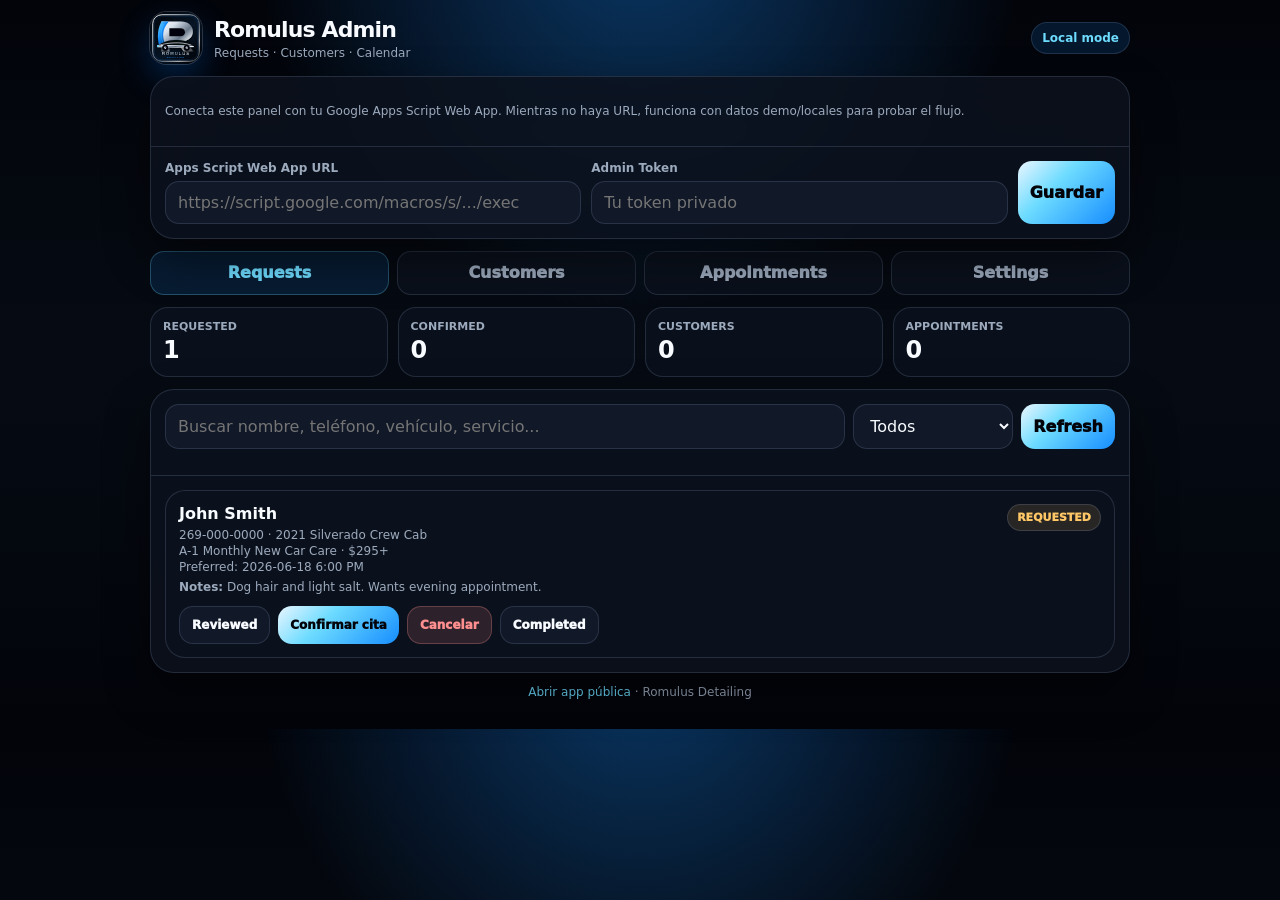
<file: romulus-admin.html>
<!DOCTYPE html>
<html lang="es">
<head>
<meta charset="UTF-8">
<meta name="viewport" content="width=device-width, initial-scale=1, viewport-fit=cover">
<meta name="theme-color" content="#02040a">
<title>Romulus Admin</title>
<style>
:root{--bg:#02040a;--panel:rgba(12,18,30,.86);--solid:#0b111d;--field:#111827;--text:#f8fbff;--muted:#9caabd;--line:rgba(180,210,255,.15);--blue:#168dff;--blue2:#6edcff;--soft:rgba(22,141,255,.14);--danger:#ff8f8f;--ok:#35c46a;--warn:#ffc766;--shadow:0 20px 46px rgba(0,0,0,.48);--r:24px;--rs:16px}*{box-sizing:border-box;-webkit-tap-highlight-color:transparent}body{margin:0;min-height:100%;font-family:-apple-system,BlinkMacSystemFont,"SF Pro Text","Google Sans",system-ui,sans-serif;background:radial-gradient(circle at 50% -10%,rgba(24,141,255,.38),transparent 24rem),linear-gradient(180deg,#02040a,#060b13 50%,#02040a);color:var(--text);padding:calc(env(safe-area-inset-top) + 12px) 12px calc(env(safe-area-inset-bottom) + 18px)}.app{width:min(100%,980px);margin:auto}.top{display:flex;gap:12px;align-items:center;justify-content:space-between;margin-bottom:12px}.brand{display:flex;gap:12px;align-items:center}.logo{width:52px;height:52px;border-radius:17px;overflow:hidden;box-shadow:0 0 0 1px rgba(255,255,255,.16),0 14px 32px rgba(0,120,255,.26)}.logo img{width:100%;height:100%;display:block}h1{margin:0;font-size:22px;letter-spacing:-.04em}.brand p{margin:4px 0 0;color:var(--muted);font-size:12px}.pill{background:var(--soft);border:1px solid var(--line);color:var(--blue2);border-radius:999px;padding:8px 10px;font-size:12px;font-weight:850}.card{background:var(--panel);border:1px solid var(--line);border-radius:var(--r);box-shadow:var(--shadow);overflow:hidden;backdrop-filter:blur(24px)}.sec{padding:14px}.sec+.sec{border-top:1px solid var(--line)}.grid{display:grid;gap:10px}.setup{grid-template-columns:1fr 1fr auto}@media(max-width:760px){.setup{grid-template-columns:1fr}.top{align-items:flex-start}.pill{display:none}}label{display:block;color:var(--muted);font-size:12px;font-weight:850;margin:0 0 6px}input,select,textarea{width:100%;border:1px solid var(--line);outline:0;background:var(--field);color:var(--text);font:inherit;border-radius:14px;padding:11px 12px}textarea{min-height:80px;resize:vertical}button{border:0;min-height:44px;border-radius:14px;padding:10px 12px;font:inherit;font-weight:950;cursor:pointer}.primary{background:linear-gradient(135deg,#eaf6ff,#6edcff 38%,#168dff);color:#02040a}.ghost{background:var(--field);color:var(--text);border:1px solid var(--line)}.dangerBtn{background:rgba(255,143,143,.14);color:var(--danger);border:1px solid rgba(255,143,143,.28)}.tabs{display:grid;grid-template-columns:repeat(4,1fr);gap:8px;margin:12px 0}.tab{background:var(--panel);border:1px solid var(--line);color:var(--muted)}.tab.active{background:var(--soft);color:var(--blue2);border-color:rgba(110,220,255,.28)}.stats{display:grid;grid-template-columns:repeat(4,1fr);gap:10px;margin-bottom:12px}.stat{padding:12px;border-radius:18px;background:var(--panel);border:1px solid var(--line)}.stat span{display:block;color:var(--muted);font-size:11px;font-weight:850}.stat strong{display:block;margin-top:3px;font-size:24px}.toolbar{display:grid;grid-template-columns:1fr 160px auto;gap:8px;margin-bottom:12px}@media(max-width:760px){.stats{grid-template-columns:1fr 1fr}.toolbar{grid-template-columns:1fr}.tabs{grid-template-columns:1fr 1fr}}.list{display:grid;gap:10px}.item{background:var(--panel);border:1px solid var(--line);border-radius:20px;padding:13px}.itemTop{display:flex;justify-content:space-between;gap:10px;align-items:flex-start}.item h3{margin:0;font-size:16px}.meta{margin:4px 0 0;color:var(--muted);font-size:12px;line-height:1.35}.badge{display:inline-flex;align-items:center;justify-content:center;border-radius:999px;padding:6px 9px;font-size:11px;font-weight:950;border:1px solid var(--line);white-space:nowrap}.REQUESTED{color:var(--warn);background:rgba(255,199,102,.12)}.REVIEWED{color:var(--blue2);background:rgba(22,141,255,.12)}.CONFIRMED{color:var(--ok);background:rgba(53,196,106,.12)}.CANCELLED{color:var(--danger);background:rgba(255,143,143,.12)}.COMPLETED{color:#d9e4f2;background:rgba(217,228,242,.10)}.actions{display:flex;gap:8px;flex-wrap:wrap;margin-top:10px}.actions button{min-height:38px;font-size:12px}.split{display:grid;grid-template-columns:1fr 1fr;gap:8px}@media(max-width:760px){.split{grid-template-columns:1fr}}.modalBg{display:none;position:fixed;inset:0;background:rgba(0,0,0,.62);z-index:100;align-items:flex-end}.modalBg.open{display:flex}.modal{width:min(100%,560px);max-height:88vh;overflow:auto;margin:auto auto 0;background:#07101d;border:1px solid var(--line);border-radius:26px 26px 0 0;padding:14px;box-shadow:0 -20px 44px rgba(0,0,0,.5)}.modal h2{margin:4px 0 12px}.muted{color:var(--muted);font-size:12px;line-height:1.4}.empty{text-align:center;padding:28px;color:var(--muted)}.footer{margin:12px 0;text-align:center;color:var(--muted);font-size:12px}.footer a{color:var(--blue2);text-decoration:none}.hidden{display:none!important}
</style>
</head>
<body>
<main class="app">
<header class="top"><div class="brand"><div class="logo"><img src="romulus-detailing-icon.svg?v=blue-metal" alt="Romulus"></div><div><h1>Romulus Admin</h1><p>Requests · Customers · Calendar</p></div></div><span class="pill" id="connectionPill">Local mode</span></header>

<section class="card">
  <div class="sec"><p class="muted">Conecta este panel con tu Google Apps Script Web App. Mientras no haya URL, funciona con datos demo/locales para probar el flujo.</p></div>
  <div class="sec grid setup">
    <div><label>Apps Script Web App URL</label><input id="apiUrl" placeholder="https://script.google.com/macros/s/.../exec"></div>
    <div><label>Admin Token</label><input id="adminToken" type="password" placeholder="Tu token privado"></div>
    <button class="primary" id="saveSettings">Guardar</button>
  </div>
</section>

<div class="tabs">
  <button class="tab active" data-tab="requests">Requests</button>
  <button class="tab" data-tab="customers">Customers</button>
  <button class="tab" data-tab="appointments">Appointments</button>
  <button class="tab" data-tab="settings">Settings</button>
</div>

<section class="stats">
  <div class="stat"><span>REQUESTED</span><strong id="statRequested">0</strong></div>
  <div class="stat"><span>CONFIRMED</span><strong id="statConfirmed">0</strong></div>
  <div class="stat"><span>CUSTOMERS</span><strong id="statCustomers">0</strong></div>
  <div class="stat"><span>APPOINTMENTS</span><strong id="statAppointments">0</strong></div>
</section>

<section class="card" id="viewRequests">
  <div class="sec toolbar"><input id="search" placeholder="Buscar nombre, teléfono, vehículo, servicio..."><select id="statusFilter"><option value="">Todos</option><option>REQUESTED</option><option>REVIEWED</option><option>CONFIRMED</option><option>CANCELLED</option><option>COMPLETED</option></select><button class="primary" id="refreshBtn">Refresh</button></div>
  <div class="sec list" id="requestsList"></div>
</section>

<section class="card hidden" id="viewCustomers"><div class="sec list" id="customersList"></div></section>
<section class="card hidden" id="viewAppointments"><div class="sec list" id="appointmentsList"></div></section>

<section class="card hidden" id="viewSettings">
  <div class="sec"><h3 style="margin:0 0 8px">Cómo conectar Sheets</h3><p class="muted">1. Abre el archivo <b>romulus-apps-script.gs</b> del repo.<br>2. Cópialo en Google Apps Script.<br>3. Pega el ID de tu Google Sheet.<br>4. Crea Script Property <b>ADMIN_TOKEN</b>.<br>5. Ejecuta <b>setupSheets()</b> una vez.<br>6. Deploy como Web App y pega el URL arriba.</p></div>
  <div class="sec"><button class="dangerBtn" id="clearLocal">Borrar datos locales/demo</button></div>
</section>

<p class="footer"><a href="romulus-detailing.html?v=admin-linked">Abrir app pública</a> · Romulus Detailing</p>
</main>

<div class="modalBg" id="modalBg"><div class="modal"><h2 id="modalTitle">Confirmar cita</h2><div id="modalBody"></div></div></div>

<script>
var state={tab:'requests',requests:[],customers:[],appointments:[],selected:null};
var demo={requests:[{'Request ID':'REQ-DEMO-001','Created At':new Date().toISOString(),'Status':'REQUESTED','Customer Name':'John Smith','Phone':'269-000-0000','Email':'','Vehicle':'2021 Silverado Crew Cab','Service':'A-1 Monthly New Car Care','Vehicle Type':'Truck / Large SUV','Estimated Total':'$295+','Extras':'Pet hair +$45','Notes':'Dog hair and light salt. Wants evening appointment.','Preferred Date':'2026-06-18','Preferred Time':'6:00 PM','Second Date':'2026-06-19','Second Time':'6:00 PM','Location Type':'Drop-off','Address':'','FAQ Accepted':'YES','Admin Notes':''}],customers:[],appointments:[]};
function el(id){return document.getElementById(id)}
function save(){localStorage.setItem('romulusAdminState',JSON.stringify({requests:state.requests,customers:state.customers,appointments:state.appointments}))}
function loadLocal(){var s=localStorage.getItem('romulusAdminState');if(s){try{var x=JSON.parse(s);state.requests=x.requests||[];state.customers=x.customers||[];state.appointments=x.appointments||[];return}catch(e){}}state.requests=demo.requests.slice();state.customers=[];state.appointments=[];save()}
function cfg(){return{url:localStorage.getItem('romulusApiUrl')||'',token:localStorage.getItem('romulusAdminToken')||''}}
function setCfg(){el('apiUrl').value=cfg().url;el('adminToken').value=cfg().token;el('connectionPill').textContent=cfg().url?'Connected URL saved':'Local mode'}
async function apiGet(){var c=cfg();if(!c.url||!c.token){loadLocal();render();return}el('connectionPill').textContent='Loading...';var r=await fetch(c.url+'?action=list&token='+encodeURIComponent(c.token));var j=await r.json();if(!j.ok)throw new Error(j.error||'API error');state.requests=j.data.requests||[];state.customers=j.data.customers||[];state.appointments=j.data.appointments||[];el('connectionPill').textContent='Connected';render()}
async function apiPost(action,payload){var c=cfg();if(!c.url||!c.token){localUpdate(action,payload);render();return}var r=await fetch(c.url,{method:'POST',headers:{'Content-Type':'text/plain;charset=utf-8'},body:JSON.stringify({token:c.token,action:action,payload:payload})});var j=await r.json();if(!j.ok)throw new Error(j.error||'API error');await apiGet()}
function localUpdate(action,p){if(action==='updateStatus'){var req=state.requests.find(function(x){return x['Request ID']===p.requestId});if(req){req.Status=p.status;req['Admin Notes']=p.adminNotes||req['Admin Notes']||'';req['Updated At']=new Date().toISOString()}}if(action==='confirmAppointment'){var req=state.requests.find(function(x){return x['Request ID']===p.requestId});if(req){req.Status='CONFIRMED';req['Calendar Event ID']='LOCAL-CALENDAR';req['Admin Notes']=p.adminNotes||'';state.appointments.unshift({'Appointment ID':'APT-LOCAL-'+Date.now(),'Request ID':p.requestId,'Created At':new Date().toISOString(),'Customer Name':req['Customer Name'],'Phone':req.Phone,'Vehicle':req.Vehicle,'Service':req.Service,'Start Time':p.startTime,'End Time':p.endTime,'Status':'CONFIRMED','Calendar Event ID':'LOCAL-CALENDAR','Price Confirmed':p.priceConfirmed,'Deposit Paid':p.depositPaid||'','Admin Notes':p.adminNotes||''})}}save()}
function render(){renderStats();renderRequests();renderCustomers();renderAppointments();showTab(state.tab)}
function renderStats(){var req=state.requests.filter(function(x){return String(x.Status)==='REQUESTED'}).length;var conf=state.requests.filter(function(x){return String(x.Status)==='CONFIRMED'}).length;el('statRequested').textContent=req;el('statConfirmed').textContent=conf;el('statCustomers').textContent=state.customers.length;el('statAppointments').textContent=state.appointments.length}
function cardStatus(s){return '<span class="badge '+(s||'REQUESTED')+'">'+(s||'REQUESTED')+'</span>'}
function safe(x){return String(x||'').replace(/[&<>]/g,function(c){return{'&':'&amp;','<':'&lt;','>':'&gt;'}[c]})}
function renderRequests(){var q=el('search').value.toLowerCase(),f=el('statusFilter').value;var arr=state.requests.filter(function(r){var blob=JSON.stringify(r).toLowerCase();return(!q||blob.indexOf(q)>-1)&&(!f||String(r.Status)===f)});el('requestsList').innerHTML=arr.length?arr.map(function(r){var id=safe(r['Request ID']);return '<div class="item"><div class="itemTop"><div><h3>'+safe(r['Customer Name']||'No name')+'</h3><p class="meta">'+safe(r.Phone)+' · '+safe(r.Vehicle)+'<br>'+safe(r.Service)+' · '+safe(r['Estimated Total'])+'<br>Preferred: '+safe(r['Preferred Date'])+' '+safe(r['Preferred Time'])+'</p></div>'+cardStatus(safe(r.Status))+'</div><p class="meta"><b>Notes:</b> '+safe(r.Notes)+'</p><div class="actions"><button class="ghost" onclick="markReviewed(\''+id+'\')">Reviewed</button><button class="primary" onclick="openConfirm(\''+id+'\')">Confirmar cita</button><button class="dangerBtn" onclick="changeStatus(\''+id+'\',\'CANCELLED\')">Cancelar</button><button class="ghost" onclick="changeStatus(\''+id+'\',\'COMPLETED\')">Completed</button></div></div>'}).join(''):'<div class="empty">No hay requests.</div>'}
function renderCustomers(){el('customersList').innerHTML=state.customers.length?state.customers.map(function(c){return '<div class="item"><div class="itemTop"><div><h3>'+safe(c.Name||c['Customer Name']||'Customer')+'</h3><p class="meta">'+safe(c.Phone)+' · '+safe(c.Email)+'<br>Vehicles: '+safe(c.Vehicles||c.Vehicle)+'<br>Notes: '+safe(c.Notes)+'</p></div></div></div>'}).join(''):'<div class="empty">Los clientes aparecerán cuando conectes Sheets o recibas requests.</div>'}
function renderAppointments(){el('appointmentsList').innerHTML=state.appointments.length?state.appointments.map(function(a){return '<div class="item"><div class="itemTop"><div><h3>'+safe(a['Customer Name'])+'</h3><p class="meta">'+safe(a.Vehicle)+' · '+safe(a.Service)+'<br>'+safe(a['Start Time'])+' → '+safe(a['End Time'])+'<br>Price: '+safe(a['Price Confirmed'])+'</p></div>'+cardStatus(safe(a.Status))+'</div></div>'}).join(''):'<div class="empty">No hay citas confirmadas.</div>'}
function showTab(tab){state.tab=tab;['requests','customers','appointments','settings'].forEach(function(t){el('view'+cap(t)).classList.toggle('hidden',t!==tab);document.querySelector('[data-tab="'+t+'"]').classList.toggle('active',t===tab)})}
function cap(s){return s.charAt(0).toUpperCase()+s.slice(1)}
function findReq(id){return state.requests.find(function(r){return String(r['Request ID'])===String(id)})}
async function markReviewed(id){await changeStatus(id,'REVIEWED')}
async function changeStatus(id,status){try{await apiPost('updateStatus',{requestId:id,status:status,adminNotes:'Updated from Romulus Admin'});closeModal()}catch(e){alert(e.message)}}
function openConfirm(id){var r=findReq(id);if(!r)return;state.selected=r;var startGuess='';var d=r['Preferred Date'];if(d){startGuess=d+'T18:00'}var html='<p class="muted">'+safe(r['Customer Name'])+' · '+safe(r.Vehicle)+' · '+safe(r.Service)+'</p><div class="grid"><div class="split"><div><label>Inicio</label><input id="mStart" type="datetime-local" value="'+safe(startGuess)+'"></div><div><label>Duración minutos</label><input id="mDuration" type="number" value="180"></div></div><div class="split"><div><label>Precio confirmado</label><input id="mPrice" placeholder="$295+"></div><div><label>Depósito pagado</label><input id="mDeposit" placeholder="No / $50 / Zelle"></div></div><div><label>Notas admin</label><textarea id="mNotes" placeholder="Notas internas o condiciones de confirmación"></textarea></div><button class="primary" onclick="confirmSelected()">Crear cita en Calendar / Confirmar</button><button class="ghost" onclick="closeModal()">Cerrar</button></div>';el('modalTitle').textContent='Confirmar cita';el('modalBody').innerHTML=html;el('modalBg').classList.add('open')}
async function confirmSelected(){try{var r=state.selected;if(!r)return;var s=el('mStart').value;if(!s){alert('Selecciona fecha y hora de inicio.');return}var start=new Date(s);var end=new Date(start.getTime()+Number(el('mDuration').value||180)*60000);await apiPost('confirmAppointment',{requestId:r['Request ID'],startTime:start.toISOString(),endTime:end.toISOString(),priceConfirmed:el('mPrice').value,depositPaid:el('mDeposit').value,adminNotes:el('mNotes').value,address:r.Address||''});closeModal()}catch(e){alert(e.message)}}
function closeModal(){el('modalBg').classList.remove('open')}
el('saveSettings').onclick=function(){localStorage.setItem('romulusApiUrl',el('apiUrl').value.trim());localStorage.setItem('romulusAdminToken',el('adminToken').value.trim());setCfg();apiGet().catch(function(e){alert(e.message);loadLocal();render()})};
el('refreshBtn').onclick=function(){apiGet().catch(function(e){alert(e.message);loadLocal();render()})};
el('search').oninput=renderRequests;el('statusFilter').onchange=renderRequests;
document.querySelectorAll('.tab').forEach(function(b){b.onclick=function(){showTab(this.dataset.tab)}});
el('clearLocal').onclick=function(){localStorage.removeItem('romulusAdminState');loadLocal();render()};
el('modalBg').onclick=function(e){if(e.target===el('modalBg'))closeModal()};
setCfg();loadLocal();apiGet().catch(function(){loadLocal();render()});
</script>
</body>
</html>
</file>
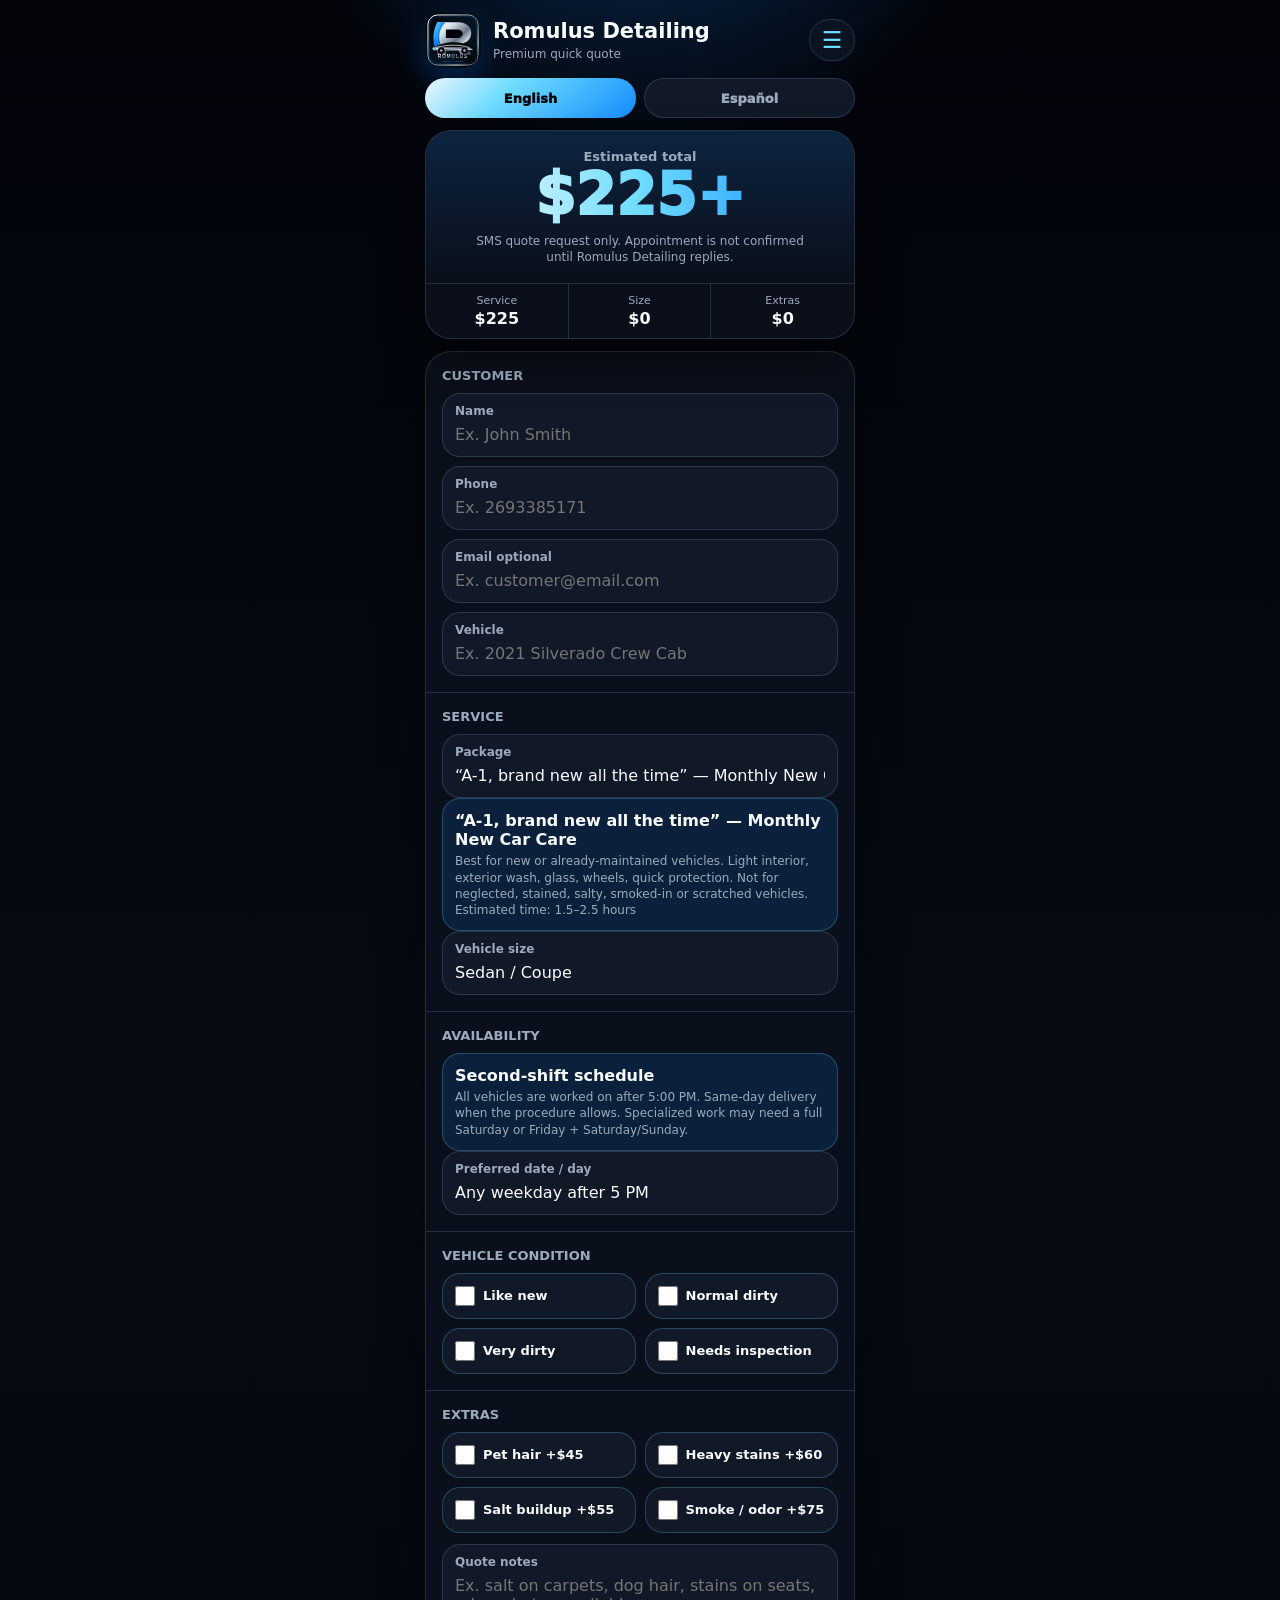
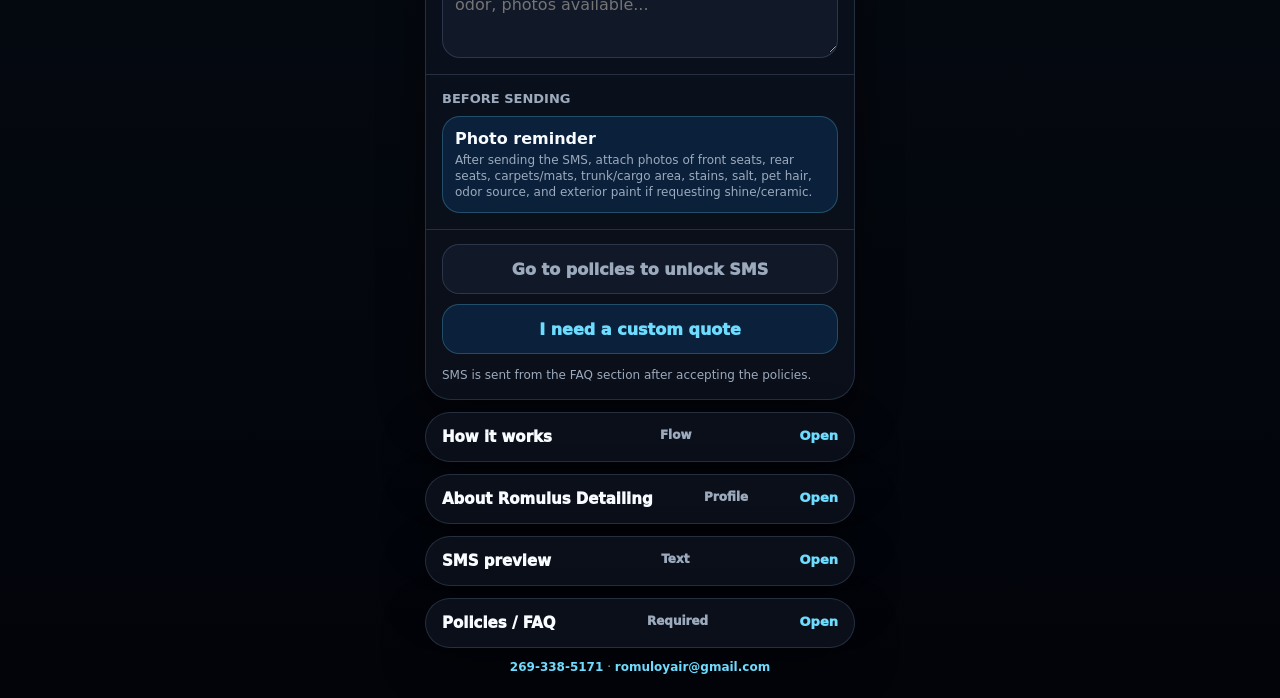
<file: romulus-detailing.html>
<!doctype html>
<html lang="en">
<head>
<meta charset="utf-8">
<meta name="viewport" content="width=device-width,initial-scale=1,viewport-fit=cover">
<meta name="theme-color" content="#02040a">
<link rel="icon" href="romulus-detailing-icon.svg?v=icon-fixed-v2">
<link rel="apple-touch-icon" href="romulus-detailing-icon.svg?v=icon-fixed-v2">
<title>Romulus Detailing</title>
<style>
:root{--bg:#02040a;--card:#0b1220;--field:#111827;--text:#f8fbff;--muted:#9caabd;--line:rgba(180,210,255,.16);--blue:#168dff;--blue2:#6edcff;--ok:#35c46a;--danger:#ff8f8f;--soft:rgba(22,141,255,.14);--warn:#ffc766}*{box-sizing:border-box}body{margin:0;font-family:-apple-system,BlinkMacSystemFont,"SF Pro Text",system-ui,sans-serif;background:radial-gradient(circle at 50% -10%,rgba(24,141,255,.38),transparent 24rem),linear-gradient(#02040a,#060b13,#02040a);color:var(--text);padding:12px}.app{max-width:430px;margin:auto}.top{display:flex;justify-content:space-between;align-items:center;margin-bottom:10px}.brand{display:flex;gap:12px;align-items:center}.logo{width:56px;height:56px;border-radius:18px;overflow:hidden;box-shadow:0 14px 32px rgba(0,120,255,.26)}.logo img{width:100%;height:100%;object-fit:cover}h1{margin:0;font-size:21px}.brand p{margin:4px 0 0;color:var(--muted);font-size:12px}.menu{position:relative}.menu summary{list-style:none;width:46px;height:42px;border:1px solid var(--line);background:var(--card);color:var(--blue2);border-radius:999px;font-size:23px;display:grid;place-items:center}.menu summary::-webkit-details-marker{display:none}.menuBox{position:absolute;right:0;top:50px;width:245px;background:#090f1b;border:1px solid var(--line);border-radius:20px;padding:8px;z-index:10}.menuBox a{display:block;padding:12px;text-decoration:none;color:var(--text)}.menuBox strong{display:block;color:var(--blue2);font-size:13px}.menuBox span{display:block;color:var(--muted);font-size:12px}.lang{display:grid;grid-template-columns:1fr 1fr;gap:8px;margin:0 0 12px}.lang button{min-height:40px;border-radius:999px;background:var(--field);color:var(--muted);border:1px solid var(--line);padding:8px;font-size:13px}.lang button.active{background:linear-gradient(135deg,#eaf6ff,#6edcff 38%,#168dff);color:#02040a;border:0}.total,.card,.accordion{background:rgba(12,18,30,.86);border:1px solid var(--line);border-radius:26px;overflow:hidden;box-shadow:0 20px 46px rgba(0,0,0,.44)}.total{position:sticky;top:8px;z-index:3;margin-bottom:12px}.pricePanel{text-align:center;padding:18px 16px;background:linear-gradient(rgba(22,141,255,.16),transparent)}.label{margin:0;color:var(--muted);font-size:13px;font-weight:800}.price{margin:2px 0 0;font-size:58px;line-height:1;font-weight:950;background:linear-gradient(90deg,#fff,#6edcff,#168dff);-webkit-background-clip:text;color:transparent}.fine{margin:9px auto 0;max-width:330px;color:var(--muted);font-size:12px;line-height:1.35}.break{display:grid;grid-template-columns:repeat(3,1fr);border-top:1px solid var(--line)}.break div{text-align:center;padding:10px 8px;border-right:1px solid var(--line)}.break div:last-child{border-right:0}.break span{display:block;color:var(--muted);font-size:11px}.break strong{display:block;margin-top:2px}.sec{padding:16px}.sec+.sec{border-top:1px solid var(--line)}.title{margin:0 0 10px;color:var(--muted);font-size:13px;font-weight:850;text-transform:uppercase}.field{background:var(--field);border:1px solid var(--line);border-radius:18px;overflow:hidden}.field+.field{margin-top:9px}.field label{display:block;padding:10px 12px 0;color:var(--muted);font-size:12px;font-weight:800}input,select,textarea{width:100%;border:0;outline:0;background:transparent;color:var(--text);font:inherit;padding:7px 12px 12px}select{appearance:none;-webkit-appearance:none}textarea{min-height:84px}.chips,.steps{display:grid;grid-template-columns:1fr 1fr;gap:9px}.step,.chip,.notice,.preview{background:var(--soft);border:1px solid rgba(110,220,255,.24);border-radius:18px;padding:12px}.step strong,.notice strong,.preview strong{display:block}.step span,.notice span,.preview span{display:block;margin-top:4px;color:var(--muted);font-size:12px;line-height:1.35}.chip{display:flex;gap:8px;align-items:center;min-height:44px;background:var(--field);font-size:13px;font-weight:800}.chip input{width:20px;height:20px;margin:0}.actions{display:grid;gap:10px;padding:14px 16px 16px;border-top:1px solid var(--line)}button{border:0;min-height:50px;border-radius:17px;padding:12px 14px;font:inherit;font-weight:950}.primary{background:linear-gradient(135deg,#eaf6ff,#6edcff 38%,#168dff);color:#02040a}.primary.blocked{background:#111827;color:var(--muted);border:1px solid var(--line)}.warning{background:var(--soft);color:var(--blue2);border:1px solid rgba(110,220,255,.24)}.hint,.status{color:var(--muted);font-size:12px;line-height:1.35}.hint{padding:0 16px 16px;margin:-3px 0 0}.accordion{margin-top:12px}.accordion summary{list-style:none;padding:15px 16px;font-size:15px;font-weight:950;display:flex;justify-content:space-between;gap:12px}.accordion summary::-webkit-details-marker{display:none}.accordion summary span{color:var(--muted);font-size:12px}.accordion summary:after{content:attr(data-open);color:var(--blue2);font-size:13px}.accordion[open] summary{border-bottom:1px solid var(--line)}.accordion[open] summary:after{content:attr(data-close)}.accordion.flash{outline:3px solid var(--blue);outline-offset:2px}.body,.quote{padding:13px 14px 14px;font-size:13px;line-height:1.42}.quote{white-space:pre-wrap}.box{background:rgba(17,24,39,.75);border:1px solid var(--line);border-radius:18px;padding:12px;margin-bottom:9px}.box strong{color:var(--blue2);font-size:12px}.body ul{margin:0;padding-left:18px}.body li{margin:7px 0}.danger{color:var(--danger);font-weight:900}.warn{color:var(--warn);font-weight:900}.acceptBox{margin-top:13px;padding:11px;border-radius:18px;border:1px solid rgba(110,220,255,.24);background:var(--soft)}.acceptActions{display:grid;grid-template-columns:1fr;gap:9px}.acceptBtn{min-height:44px;padding:8px 12px;border-radius:999px;background:#02040a;color:var(--blue2);border:1.5px solid var(--blue2);font-size:12px}.acceptBtn.accepted{background:var(--ok);border-color:var(--ok);color:white}.faqSend{min-height:48px}.status.ok{color:var(--ok)}.footer{text-align:center;color:var(--muted);font-size:12px;margin-top:12px}.footer a{color:var(--blue2);text-decoration:none;font-weight:850}@media(min-width:391px){.acceptActions{grid-template-columns:1fr 1fr}}@media(max-width:390px){.chips,.steps{grid-template-columns:1fr}.price{font-size:50px}}
</style>
</head>
<body>
<main class="app">
<header class="top"><div class="brand"><div class="logo"><img src="romulus-detailing-icon.svg?v=icon-fixed-v2" alt="Romulus"></div><div><h1>Romulus Detailing</h1><p id="sub">Premium quick quote</p></div></div><details class="menu"><summary>☰</summary><div class="menuBox"><a href="#how" data-open-id="how"><strong id="mHow">How it works</strong><span id="mHowS">Simple quote flow</span></a><a href="#about" data-open-id="about"><strong id="mAbout">About Romulus</strong><span id="mAboutS">Credentials</span></a><a href="#smsPreview" data-open-id="smsPreview"><strong id="mSms">SMS preview</strong><span id="mSmsS">Message before sending</span></a><a href="#faq" data-open-id="faq"><strong id="mFaq">Policies / FAQ</strong><span id="mFaqS">Required reading</span></a></div></details></header>
<div class="lang"><button id="btnEn" type="button">English</button><button id="btnEs" type="button">Español</button></div>
<section class="total"><div class="pricePanel"><p class="label" id="totalLbl">Estimated total</p><p class="price" id="price">$225+</p><p class="fine" id="fine">SMS quote request only. Appointment is not confirmed until Romulus Detailing replies.</p></div><div class="break"><div><span id="bService">Service</span><strong id="basePrice">$225</strong></div><div><span id="bSize">Size</span><strong id="sizePrice">$0</strong></div><div><span id="bExtras">Extras</span><strong id="extrasPrice">$0</strong></div></div></section>
<section class="card"><div class="sec"><p class="title" id="customerTitle">Customer</p><div class="field"><label id="nameLbl">Name</label><input id="name" placeholder="Ex. John Smith"></div><div class="field"><label id="phoneLbl">Phone</label><input id="phoneInput" placeholder="Ex. 2693385171" inputmode="tel"></div><div class="field"><label id="emailLbl">Email optional</label><input id="email" placeholder="Ex. customer@email.com"></div><div class="field"><label id="vehicleLbl">Vehicle</label><input id="vehicle" placeholder="Ex. 2021 Silverado Crew Cab"></div></div>
<div class="sec"><p class="title" id="serviceTitle">Service</p><div class="field"><label id="packageLbl">Package</label><select id="service"></select></div><div class="preview" id="servicePreview"></div><div class="field"><label id="sizeLbl">Vehicle size</label><select id="size"></select></div></div>
<div class="sec"><p class="title" id="availTitle">Availability</p><div class="notice"><strong id="schedTitle">Second-shift schedule</strong><span id="schedText">All vehicles are worked on after 5:00 PM. Same-day delivery when the procedure allows. Specialized work may need a full Saturday or Friday + Saturday/Sunday.</span></div><div class="field"><label id="prefLbl">Preferred date / day</label><select id="preferredDate"></select></div></div>
<div class="sec"><p class="title" id="conditionTitle">Vehicle condition</p><div class="chips" id="conditionBox"></div></div>
<div class="sec"><p class="title" id="extrasTitle">Extras</p><div class="chips" id="extrasBox"></div><div class="field" style="margin-top:11px"><label id="notesLbl">Quote notes</label><textarea id="notes" placeholder="Ex. salt on carpets, dog hair, stains on seats, odor, photos available..."></textarea></div></div>
<div class="sec"><p class="title" id="beforeTitle">Before sending</p><div class="notice"><strong id="photoTitle">Photo reminder</strong><span id="photoText">After sending the SMS, attach photos of front seats, rear seats, carpets/mats, trunk/cargo area, stains, salt, pet hair, odor source, and exterior paint if requesting shine/ceramic.</span></div></div>
<div class="actions"><button class="primary blocked" id="smsButton" type="button">Go to policies to unlock SMS</button><button class="warning" id="customButton" type="button">I need a custom quote</button></div><p class="hint" id="sendHint">SMS is sent from the FAQ section after accepting the policies.</p></section>
<details class="accordion" id="how"><summary id="howSum" data-open="Open" data-close="Close">How it works <span>Flow</span></summary><div class="body"><div class="steps"><div class="step"><strong id="s1t">1. Select package</strong><span id="s1b">Choose the closest service.</span></div><div class="step"><strong id="s2t">2. Add condition</strong><span id="s2b">Select extras and vehicle condition.</span></div><div class="step"><strong id="s3t">3. Read policies</strong><span id="s3b">Required before SMS.</span></div><div class="step"><strong id="s4t">4. Send SMS</strong><span id="s4b">Use the Send message button below the accepted FAQ.</span></div></div></div></details>
<details class="accordion" id="about"><summary id="aboutSum" data-open="Open" data-close="Close">About Romulus Detailing <span>Profile</span></summary><div class="body"><div class="box"><strong id="aboutNameT">Name</strong><p id="aboutNameB">Rómulo Yair Salazar Delgado. Publicly working as Romulus Detailing in the St. Joseph / Stevensville, Michigan area.</p></div><div class="box"><strong id="aboutBgT">Background</strong><p id="aboutBgB">Family background in body shop and paint work in Monterrey, Mexico. Hands-on experience in detailing, polishing, ceramic coatings, basic PDR and collision repair.</p></div><div class="box"><strong id="aboutMiT">Michigan</strong><p id="aboutMiB">Michigan mechanic certification No. M306359, related to Unitized Body Repair / Collision Related Mechanical Repair.</p></div></div></details>
<details class="accordion" id="smsPreview"><summary id="smsSum" data-open="Open" data-close="Close">SMS preview <span>Text</span></summary><div class="quote" id="quote"></div></details>
<details class="accordion" id="faq"><summary id="faqSum" data-open="Open" data-close="Close">Important policies / FAQ <span>Required</span></summary><div class="body"><ul id="faqList"></ul><div class="acceptBox"><div class="acceptActions"><button class="acceptBtn" id="acceptFaqBtn" type="button">Press here to unlock SMS</button><button class="primary faqSend" id="faqSmsButton" type="button" hidden>Send message</button></div><p class="status" id="faqStatus">Pending acceptance.</p></div></div></details>
<p class="footer"><a href="tel:+12693385171">269-338-5171</a> · <a href="mailto:romuloyair@gmail.com">romuloyair@gmail.com</a></p>
</main>
<script>
var phone="12693385171",faqAccepted=false,lang="en";
var TXT={en:{sub:"Premium quick quote",total:"Estimated total",fine:"SMS quote request only. Appointment is not confirmed until Romulus Detailing replies.",service:"Service",size:"Size",extras:"Extras",customer:"Customer",name:"Name",phone:"Phone",email:"Email optional",vehicle:"Vehicle",serviceTitle:"Service",package:"Package",vehicleSize:"Vehicle size",availability:"Availability",schedTitle:"Second-shift schedule",schedText:"All vehicles are worked on after 5:00 PM. Same-day delivery when the procedure allows. Specialized work may need a full Saturday or Friday + Saturday/Sunday.",pref:"Preferred date / day",condition:"Vehicle condition",extrasTitle:"Extras",notes:"Quote notes",notesPh:"Ex. salt on carpets, dog hair, stains on seats, odor, photos available...",before:"Before sending",photoTitle:"Photo reminder",photoText:"After sending the SMS, attach photos of front seats, rear seats, carpets/mats, trunk/cargo area, stains, salt, pet hair, odor source, and exterior paint if requesting shine/ceramic.",locked:"Go to policies to unlock SMS",ready:"SMS unlocked — send from FAQ",custom:"I need a custom quote",send:"Send message",hintLocked:"SMS is sent from the FAQ section after accepting the policies.",hintOk:"FAQ accepted. Use the Send message button in the FAQ section.",missing:"Missing name, phone or vehicle.",readFaq:"Read and accept FAQ first.",accepted:"Accepted ✓",faqOk:"Policies accepted. You can send the message now.",open:"Open",close:"Close",how:"How it works",howS:"Simple quote flow",about:"About Romulus",aboutS:"Credentials",sms:"SMS preview",smsS:"Message before sending",faq:"Policies / FAQ",faqS:"Required reading",s1t:"1. Select package",s1b:"Choose the closest service.",s2t:"2. Add condition",s2b:"Select extras and vehicle condition.",s3t:"3. Read policies",s3b:"Required before SMS.",s4t:"4. Send SMS",s4b:"Use the Send message button below the accepted FAQ.",aboutTitle:"About Romulus Detailing",profile:"Profile",flow:"Flow",text:"Text",required:"Required",aboutNameT:"Name",aboutNameB:"Rómulo Yair Salazar Delgado. Publicly working as Romulus Detailing in the St. Joseph / Stevensville, Michigan area.",aboutBgT:"Background",aboutBgB:"Family background in body shop and paint work in Monterrey, Mexico. Hands-on experience in detailing, polishing, ceramic coatings, basic PDR and collision repair.",aboutMiT:"Michigan",aboutMiB:"Michigan mechanic certification No. M306359, related to Unitized Body Repair / Collision Related Mechanical Repair.",photoLine:"Please attach photos of seats, carpets/mats, cargo area, stains, salt, pet hair, odor source, and exterior paint if relevant.",important:"This is a quote request only. Appointment, final price, day and time are not confirmed until Romulus Detailing replies.",faqAccepted:"FAQ accepted: Yes"},es:{sub:"Cotización rápida premium",total:"Total estimado",fine:"Solicitud de cotización por SMS. La cita no queda confirmada hasta que Romulus Detailing responda.",service:"Servicio",size:"Tamaño",extras:"Extras",customer:"Cliente",name:"Nombre",phone:"Teléfono",email:"Email opcional",vehicle:"Vehículo",serviceTitle:"Servicio",package:"Paquete",vehicleSize:"Tamaño del vehículo",availability:"Disponibilidad",schedTitle:"Horario de segundo turno",schedText:"Todos los vehículos se trabajan después de las 5:00 PM. Se entregan el mismo día si el procedimiento lo permite. Trabajos especializados pueden requerir sábado completo o viernes + sábado/domingo.",pref:"Fecha / día preferido",condition:"Condición del vehículo",extrasTitle:"Extras",notes:"Notas para la cotización",notesPh:"Ej. sal en alfombras, pelo de perro, manchas en asientos, olor, fotos disponibles...",before:"Antes de enviar",photoTitle:"Recordatorio de fotos",photoText:"Después de enviar el SMS, adjunta fotos de asientos delanteros, traseros, alfombras/tapetes, cajuela/carga, manchas, sal, pelo de mascota, fuente de olor y pintura exterior si pides brillo/cerámico.",locked:"Ir a políticas para habilitar SMS",ready:"SMS habilitado — envía desde FAQ",custom:"Necesito cotización personalizada",send:"Enviar mensaje",hintLocked:"El SMS se envía desde la sección FAQ después de aceptar las políticas.",hintOk:"FAQ aceptado. Usa el botón Enviar mensaje dentro de FAQ.",missing:"Falta nombre, teléfono o vehículo.",readFaq:"Primero lee y acepta el FAQ.",accepted:"Aceptado ✓",faqOk:"Políticas aceptadas. Ya puedes enviar el mensaje.",open:"Abrir",close:"Cerrar",how:"Cómo funciona",howS:"Flujo simple de cotización",about:"Acerca de Romulus",aboutS:"Credenciales",sms:"Vista previa SMS",smsS:"Mensaje antes de enviar",faq:"Políticas / FAQ",faqS:"Lectura obligatoria",s1t:"1. Selecciona paquete",s1b:"Elige el servicio más cercano.",s2t:"2. Agrega condición",s2b:"Selecciona extras y condición del vehículo.",s3t:"3. Lee políticas",s3b:"Requerido antes del SMS.",s4t:"4. Envía SMS",s4b:"Usa el botón Enviar mensaje debajo del FAQ aceptado.",aboutTitle:"Acerca de Romulus Detailing",profile:"Perfil",flow:"Flujo",text:"Texto",required:"Obligatorio",aboutNameT:"Nombre",aboutNameB:"Rómulo Yair Salazar Delgado. Trabajo públicamente como Romulus Detailing en el área de St. Joseph / Stevensville, Michigan.",aboutBgT:"Trayectoria",aboutBgB:"Familia de taller automotriz de enderezado y pintura en Monterrey, México. Experiencia práctica en detallado, pulido, cerámicos, PDR básico y reparación de colisión.",aboutMiT:"Michigan",aboutMiB:"Certificación de mecánico Michigan No. M306359, relacionada con Unitized Body Repair / Collision Related Mechanical Repair.",photoLine:"Favor de adjuntar fotos de asientos, alfombras/tapetes, área de carga, manchas, sal, pelo de mascota, fuente de olor y pintura exterior si aplica.",important:"Esto es sólo una solicitud de cotización. La cita, precio final, día y hora no quedan confirmados hasta que Romulus Detailing responda.",faqAccepted:"FAQ aceptado: Sí"}};
var services={a1:{en:"“A-1, brand new all the time” — Monthly New Car Care",es:"“A-1, como nuevo todo el tiempo” — Cuidado mensual de carro nuevo",p:{sedan:225,small:255,truck:295,van:335},t:{en:"1.5–2.5 hours",es:"1.5–2.5 horas"},i:{en:"Best for new or already-maintained vehicles. Light interior, exterior wash, glass, wheels, quick protection. Not for neglected, stained, salty, smoked-in or scratched vehicles.",es:"Ideal para vehículos nuevos o ya mantenidos. Interior ligero, lavado exterior, cristales, rines/llantas y protección rápida. No aplica para vehículos descuidados, manchados, con sal, humo o rayones."}},interior:{en:"“My car is dirty inside” — Interior Reset",es:"“Mi carro está sucio por dentro” — Reset interior",p:{sedan:195,small:225,truck:255,van:285},t:{en:"3–4 hours",es:"3–4 horas"},i:{en:"Deep vacuum, dashboard, console, plastics, mats, carpets, seats and interior glass.",es:"Aspirado profundo, tablero, consola, plásticos, tapetes, alfombras, asientos y cristales interiores."}},deep:{en:"“I have kids / dog smell / stains” — Deep Interior Rescue",es:"“Tengo niños / olor a perro / manchas” — Rescate interior profundo",p:{sedan:260,small:295,truck:335,van:375},t:{en:"4–6+ hours",es:"4–6+ horas"},i:{en:"Deep interior cleaning, shampoo/extraction, stain attention, pet hair/odor attention.",es:"Limpieza interior profunda, shampoo/extracción, atención a manchas, pelo de mascota y olor."}},salt:{en:"“Before winter / after winter” — Michigan Salt Recovery",es:"“Antes/después del invierno” — Recuperación de sal Michigan",p:{sedan:260,small:310,truck:360,van:420},t:{en:"3–6+ hours",es:"3–6+ horas"},i:{en:"Salt cleanup from mats/carpets, heavy wash, wheels, wells, jambs and basic protection.",es:"Limpieza de sal en tapetes/alfombras, lavado fuerte, rines, wheel wells, marcos de puerta y protección básica."}},full:{en:"“Full detail” — Complete Inside & Out",es:"“Full detail” — Completo por dentro y por fuera",p:{sedan:325,small:375,truck:425,van:475},t:{en:"5–7+ hours",es:"5–7+ horas"},i:{en:"Standard complete interior + exterior cleaning. Includes interior cleaning, exterior wash, wheels, tires, door jambs, glass and basic wax/sealant. Does not include deep interior rescue or exterior polish/buff by default.",es:"Limpieza estándar completa interior + exterior. Incluye interior, lavado exterior, rines, llantas, marcos de puerta, cristales y wax/sealant básico. No incluye rescate interior profundo ni polish/buff exterior por defecto."}},shine:{en:"“Can you make it shiny again?” — Shine & Paint Enhancement",es:"“¿Puedes hacerlo brillar otra vez?” — Brillo y mejora de pintura",p:{sedan:275,small:325,truck:375,van:425},t:{en:"4–7+ hours",es:"4–7+ horas"},i:{en:"Exterior wash, paint decontamination, clay if needed, one-step gloss enhancement and sealant. Heavy scratches or correction require custom quote.",es:"Lavado exterior, descontaminación, clay si hace falta, one-step gloss enhancement y sellador. Rayones fuertes o corrección requieren cotización personalizada."}},works:{en:"“The Works” — Deep Interior + Paint Enhancement",es:"“The Works” — Interior profundo + mejora de pintura",p:{sedan:475,small:550,truck:625,van:700},t:{en:"7–10+ hours / may require Friday + Saturday",es:"7–10+ horas / puede requerir viernes + sábado"},i:{en:"Premium package for vehicles dirty inside and dull outside. Includes Deep Interior Rescue plus exterior wash, paint decontamination, clay if needed, one-step polish/buff gloss enhancement and wax/sealant protection. Not a full paint correction or ceramic coating.",es:"Paquete premium para vehículos sucios por dentro y opacos por fuera. Incluye rescate interior profundo, lavado exterior, descontaminación, clay si hace falta, one-step polish/buff y protección wax/sealant. No es corrección completa ni cerámico."}},ceramic:{en:"“I want protection” — Ceramic Protection Package",es:"“Quiero protección” — Paquete de protección cerámica",p:{sedan:750,small:850,truck:950,van:1100},t:{en:"Inspection / multi-day",es:"Inspección / varios días"},i:{en:"Exterior detail, paint prep/correction and ceramic coating application. Final price depends on paint condition.",es:"Detail exterior, preparación/corrección de pintura y aplicación de recubrimiento cerámico. Precio final depende de condición de pintura."}}};
var order=["a1","interior","deep","salt","full","shine","works","ceramic"];
var sizeData={sedan:{en:"Sedan / Coupe",es:"Sedán / Coupé"},small:{en:"Small SUV / Crossover",es:"SUV pequeña / Crossover"},truck:{en:"Truck / Large SUV",es:"Pickup / SUV grande"},van:{en:"Van / 3-row SUV",es:"Van / SUV 3 filas"}};
var availability=[{en:"Any weekday after 5 PM",es:"Cualquier día entre semana después de 5 PM"},{en:"Monday after 5 PM",es:"Lunes después de 5 PM"},{en:"Tuesday after 5 PM",es:"Martes después de 5 PM"},{en:"Wednesday after 5 PM",es:"Miércoles después de 5 PM"},{en:"Thursday after 5 PM",es:"Jueves después de 5 PM"},{en:"Friday after 5 PM",es:"Viernes después de 5 PM"},{en:"Saturday full day for specialized work",es:"Sábado completo para trabajo especializado"},{en:"Friday after 5 PM + Saturday",es:"Viernes después de 5 PM + sábado"},{en:"Friday after 5 PM + Saturday/Sunday",es:"Viernes después de 5 PM + sábado/domingo"}];
var cond=[{id:"like",en:"Like new",es:"Como nuevo"},{id:"normal",en:"Normal dirty",es:"Sucio normal"},{id:"very",en:"Very dirty",es:"Muy sucio"},{id:"inspect",en:"Needs inspection",es:"Necesita inspección"}];
var extraData=[{id:"pet",en:"Pet hair",es:"Pelo de mascota",p:45},{id:"stains",en:"Heavy stains",es:"Manchas fuertes",p:60},{id:"salt",en:"Salt buildup",es:"Acumulación de sal",p:55},{id:"odor",en:"Smoke / odor",es:"Humo / olor",p:75}];
var faq={en:["Prices shown are estimates and may change after photos or inspection.","A-1 is monthly maintenance only for new/like-new vehicles or vehicles already reset by Romulus Detailing.","Stains, odor, salt, pet hair, smoke, scratches or neglected interiors do not qualify for A-1.","Full Detail is standard interior + exterior cleaning. It does not include deep interior rescue or exterior polish/buff by default.","The Works includes deep interior + one-step paint enhancement. It improves shine and light defects but does not guarantee full scratch removal.","Heavy correction, deep scratches, wet sanding, severe oxidation or ceramic coating correction may require custom quote.","No absolute guarantee of 100% stain, odor, scratch, oxidation or prior-damage removal.","All vehicles are worked on after 5:00 PM.","Same-day delivery only if the procedure allows.","Specialized work may require a full Saturday or Friday + Saturday/Sunday.","Custom quote recommended for very dirty vehicles, biohazard, mold, smoke, heavy pet hair, severe stains, heavy paint correction, ceramic coating or multi-day jobs.","Romulus Detailing may reject mold, blood, feces, urine, pests, flooded interiors, unsafe vehicles, loose/broken parts, aggressive customers or unrealistic expectations.","Large jobs, weekend jobs or multi-day jobs may require a deposit. Deposits reserve time and are applied to the final total.","No appointment is confirmed until Romulus Detailing confirms price, day, time and conditions by message."],es:["Los precios mostrados son estimados y pueden cambiar después de fotos o inspección.","A-1 es mantenimiento mensual sólo para vehículos nuevos/like-new o vehículos ya reseteados por Romulus Detailing.","Manchas, olor, sal, pelo de mascota, humo, rayones o interiores descuidados no califican para A-1.","Full Detail es limpieza estándar interior + exterior. No incluye rescate interior profundo ni polish/buff exterior por defecto.","The Works incluye interior profundo + one-step paint enhancement. Mejora brillo y defectos ligeros, pero no garantiza remover todos los rayones.","Corrección fuerte, rayones profundos, wet sanding, oxidación severa o ceramic correction pueden requerir cotización personalizada.","No hay garantía absoluta de remover al 100% manchas, olores, rayones, oxidación o daños previos.","Todos los vehículos se trabajan después de las 5:00 PM.","Entrega el mismo día sólo si el procedimiento lo permite.","Trabajos especializados pueden requerir sábado completo o viernes + sábado/domingo.","Se recomienda cotización personalizada para vehículos muy sucios, biohazard, moho, humo, pelo excesivo, manchas severas, corrección fuerte, cerámico o trabajos de varios días.","Romulus Detailing puede rechazar moho, sangre, heces, orina, plagas, interiores inundados, vehículos inseguros, piezas flojas/rotas, clientes agresivos o expectativas irreales.","Trabajos grandes, de fin de semana o de varios días pueden requerir depósito. El depósito reserva tiempo y se aplica al total final.","No hay cita confirmada hasta que Romulus Detailing confirme precio, día, hora y condiciones por mensaje."]};
function E(x){return document.getElementById(x)}function money(n){return "$"+Number(n).toLocaleString("en-US")}function set(id,txt){if(E(id))E(id).textContent=txt}
function preserveChecked(cls){var a=[];document.querySelectorAll("."+cls).forEach(function(x){if(x.checked)a.push(x.dataset.id)});return a}
function restoreChecked(cls,ids){document.querySelectorAll("."+cls).forEach(function(x){x.checked=ids.indexOf(x.dataset.id)>-1})}
function opts(sel,arr,valFn,textFn){var old=sel.value;sel.innerHTML="";arr.forEach(function(x){var o=document.createElement("option");o.value=valFn(x);o.textContent=textFn(x);sel.appendChild(o)});if(old)sel.value=old}
function rebuildOptions(){var condOld=preserveChecked("condition"),extraOld=preserveChecked("extra");opts(E("service"),order,function(x){return x},function(x){return services[x][lang]});opts(E("size"),Object.keys(sizeData),function(x){return x},function(x){return sizeData[x][lang]});opts(E("preferredDate"),availability,function(x){return x[lang]},function(x){return x[lang]});E("conditionBox").innerHTML="";cond.forEach(function(c){E("conditionBox").insertAdjacentHTML("beforeend",'<label class="chip"><input class="condition" type="checkbox" data-id="'+c.id+'" data-label="'+c[lang]+'"> '+c[lang]+'</label>')});E("extrasBox").innerHTML="";extraData.forEach(function(x){E("extrasBox").insertAdjacentHTML("beforeend",'<label class="chip"><input class="extra" type="checkbox" value="'+x.p+'" data-id="'+x.id+'" data-label="'+x[lang]+'"> '+x[lang]+' +$'+x.p+'</label>')});restoreChecked("condition",condOld);restoreChecked("extra",extraOld);document.querySelectorAll("input,select,textarea").forEach(function(x){x.oninput=update;x.onchange=update})}
function setSmsState(){var t=TXT[lang];E("acceptFaqBtn").textContent=faqAccepted?t.accepted:(lang==="en"?"Press here to unlock SMS":"Presiona aquí para habilitar SMS");E("acceptFaqBtn").classList.toggle("accepted",faqAccepted);E("faqStatus").textContent=faqAccepted?t.faqOk:(lang==="en"?"Pending acceptance.":"Pendiente de aceptación.");E("faqStatus").className=faqAccepted?"status ok":"status";E("faqSmsButton").hidden=!faqAccepted;E("faqSmsButton").textContent=t.send;E("smsButton").textContent=faqAccepted?t.ready:t.locked;E("smsButton").classList.toggle("blocked",!faqAccepted);E("sendHint").textContent=faqAccepted?t.hintOk:t.hintLocked}
function applyLang(l){lang=l;document.documentElement.lang=l;E("btnEn").classList.toggle("active",l==="en");E("btnEs").classList.toggle("active",l==="es");var t=TXT[l];set("sub",t.sub);set("totalLbl",t.total);set("fine",t.fine);set("bService",t.service);set("bSize",t.size);set("bExtras",t.extras);set("customerTitle",t.customer);set("nameLbl",t.name);set("phoneLbl",t.phone);set("emailLbl",t.email);set("vehicleLbl",t.vehicle);set("serviceTitle",t.serviceTitle);set("packageLbl",t.package);set("sizeLbl",t.vehicleSize);set("availTitle",t.availability);set("schedTitle",t.schedTitle);set("schedText",t.schedText);set("prefLbl",t.pref);set("conditionTitle",t.condition);set("extrasTitle",t.extrasTitle);set("notesLbl",t.notes);E("notes").placeholder=t.notesPh;set("beforeTitle",t.before);set("photoTitle",t.photoTitle);set("photoText",t.photoText);set("mHow",t.how);set("mHowS",t.howS);set("mAbout",t.about);set("mAboutS",t.aboutS);set("mSms",t.sms);set("mSmsS",t.smsS);set("mFaq",t.faq);set("mFaqS",t.faqS);set("s1t",t.s1t);set("s1b",t.s1b);set("s2t",t.s2t);set("s2b",t.s2b);set("s3t",t.s3t);set("s3b",t.s3b);set("s4t",t.s4t);set("s4b",t.s4b);E("howSum").innerHTML=t.how+' <span>'+t.flow+'</span>';E("aboutSum").innerHTML=t.aboutTitle+' <span>'+t.profile+'</span>';E("smsSum").innerHTML=t.sms+' <span>'+t.text+'</span>';E("faqSum").innerHTML=t.faq+' <span>'+t.required+'</span>';document.querySelectorAll(".accordion summary").forEach(function(s){s.dataset.open=t.open;s.dataset.close=t.close});set("aboutNameT",t.aboutNameT);set("aboutNameB",t.aboutNameB);set("aboutBgT",t.aboutBgT);set("aboutBgB",t.aboutBgB);set("aboutMiT",t.aboutMiT);set("aboutMiB",t.aboutMiB);E("faqList").innerHTML="";faq[l].forEach(function(x,i){var cls=i>9?(i==13?"danger":"warn"):"";E("faqList").insertAdjacentHTML("beforeend",'<li class="'+cls+'">'+x+'</li>')});rebuildOptions();setSmsState();update()}
function checked(cls){var a=[],b=document.querySelectorAll("."+cls);for(var i=0;i<b.length;i++)if(b[i].checked)a.push(b[i].dataset.label||"");return a.join(", ")||(lang==="en"?"None":"Ninguna")}
function extras(){var a=[],b=document.querySelectorAll(".extra");for(var i=0;i<b.length;i++)if(b[i].checked)a.push({l:b[i].dataset.label,p:Number(b[i].value)});return a}
function D(){var sk=E("service").value||"a1",zk=E("size").value||"sedan",s=services[sk],base=s.p.sedan,sel=s.p[zk],a=extras(),et=0;for(var i=0;i<a.length;i++)et+=a[i].p;return{name:E("name").value.trim(),ph:E("phoneInput").value.trim(),email:E("email").value.trim(),veh:E("vehicle").value.trim(),s:s,serviceName:s[lang],size:sizeData[zk][lang],base:base,sizeExtra:sel-base,extras:a.map(function(x){return x.l+" +$"+x.p}).join(", ")||(lang==="en"?"None":"Ninguno"),extrasTotal:et,total:sel+et,date:E("preferredDate").value,condition:checked("condition"),notes:E("notes").value.trim()}}
function msg(custom){var d=D(),t=TXT[lang];if(lang==="es")return "New Detailing Quote Request\n\nRomulus Detailing\n\nInformación del cliente\nNombre: "+(d.name||"No proporcionado")+"\nTeléfono: "+(d.ph||"No proporcionado")+"\nEmail: "+(d.email||"No proporcionado")+"\nVehículo: "+(d.veh||"No proporcionado")+"\n\nServicio seleccionado\nPaquete: "+d.serviceName+"\nTamaño del vehículo: "+d.size+"\nCondición del vehículo: "+d.condition+"\nExtras: "+d.extras+"\n\nCotización estimada\nTotal estimado: "+(custom?"Cotización personalizada":"$"+d.total+"+")+"\nTiempo estimado: "+d.s.t.es+"\nDisponibilidad preferida: "+d.date+"\n\nNotas del cliente\n"+(d.notes||"Ninguna")+"\n\nFotos necesarias\n"+t.photoLine+"\n\nImportante\n"+t.important+"\n\n"+t.faqAccepted;return "New Detailing Quote Request\n\nRomulus Detailing\n\nCustomer Information\nName: "+(d.name||"Not provided")+"\nPhone: "+(d.ph||"Not provided")+"\nEmail: "+(d.email||"Not provided")+"\nVehicle: "+(d.veh||"Not provided")+"\n\nSelected Service\nPackage: "+d.serviceName+"\nVehicle size: "+d.size+"\nVehicle condition: "+d.condition+"\nExtras: "+d.extras+"\n\nEstimated Quote\nEstimated total: "+(custom?"Custom quote":"$"+d.total+"+")+"\nEstimated time: "+d.s.t.en+"\nPreferred availability: "+d.date+"\n\nCustomer Notes\n"+(d.notes||"None")+"\n\nPhotos Needed\n"+t.photoLine+"\n\nImportant\n"+t.important+"\n\n"+t.faqAccepted}
function update(){var d=D();E("price").textContent=money(d.total)+"+";E("basePrice").textContent=money(d.base);E("sizePrice").textContent=d.sizeExtra>0?"+"+money(d.sizeExtra):"$0";E("extrasPrice").textContent=d.extrasTotal>0?"+"+money(d.extrasTotal):"$0";E("quote").textContent=msg(false);E("servicePreview").innerHTML="<strong>"+d.serviceName+"</strong><span>"+d.s.i[lang]+"<br>"+(lang==="en"?"Estimated time: ":"Tiempo estimado: ")+d.s.t[lang]+"</span>"}
function accept(){faqAccepted=true;setSmsState();update()}
function openFaq(){var f=E("faq");f.open=true;f.classList.add("flash");E("smsPreview").open=true;location.hash="#faq";setTimeout(function(){f.classList.remove("flash")},1200)}
function smsUrl(body){var sep=/Android/i.test(navigator.userAgent)?"?":"&";return "sms:"+phone+sep+"body="+encodeURIComponent(body)}
function send(custom){var d=D(),t=TXT[lang];if(!faqAccepted){openFaq();E("faqStatus").textContent=t.readFaq;return}if(!d.name||!d.ph||!d.veh){openFaq();E("faqStatus").className="status";E("faqStatus").textContent=t.missing;return}location.href=smsUrl(msg(custom))}
function setup(){E("btnEn").onclick=function(){applyLang("en")};E("btnEs").onclick=function(){applyLang("es")};document.querySelectorAll("[data-open-id]").forEach(function(a){a.onclick=function(){var t=this.dataset.openId;setTimeout(function(){E(t).open=true;document.querySelector(".menu").open=false},20)}});E("acceptFaqBtn").onclick=accept;E("smsButton").onclick=openFaq;E("faqSmsButton").onclick=function(){send(false)};E("customButton").onclick=function(){send(true)};applyLang("en")}
document.readyState==="loading"?document.addEventListener("DOMContentLoaded",setup):setup();
</script>
</body>
</html>
</file>
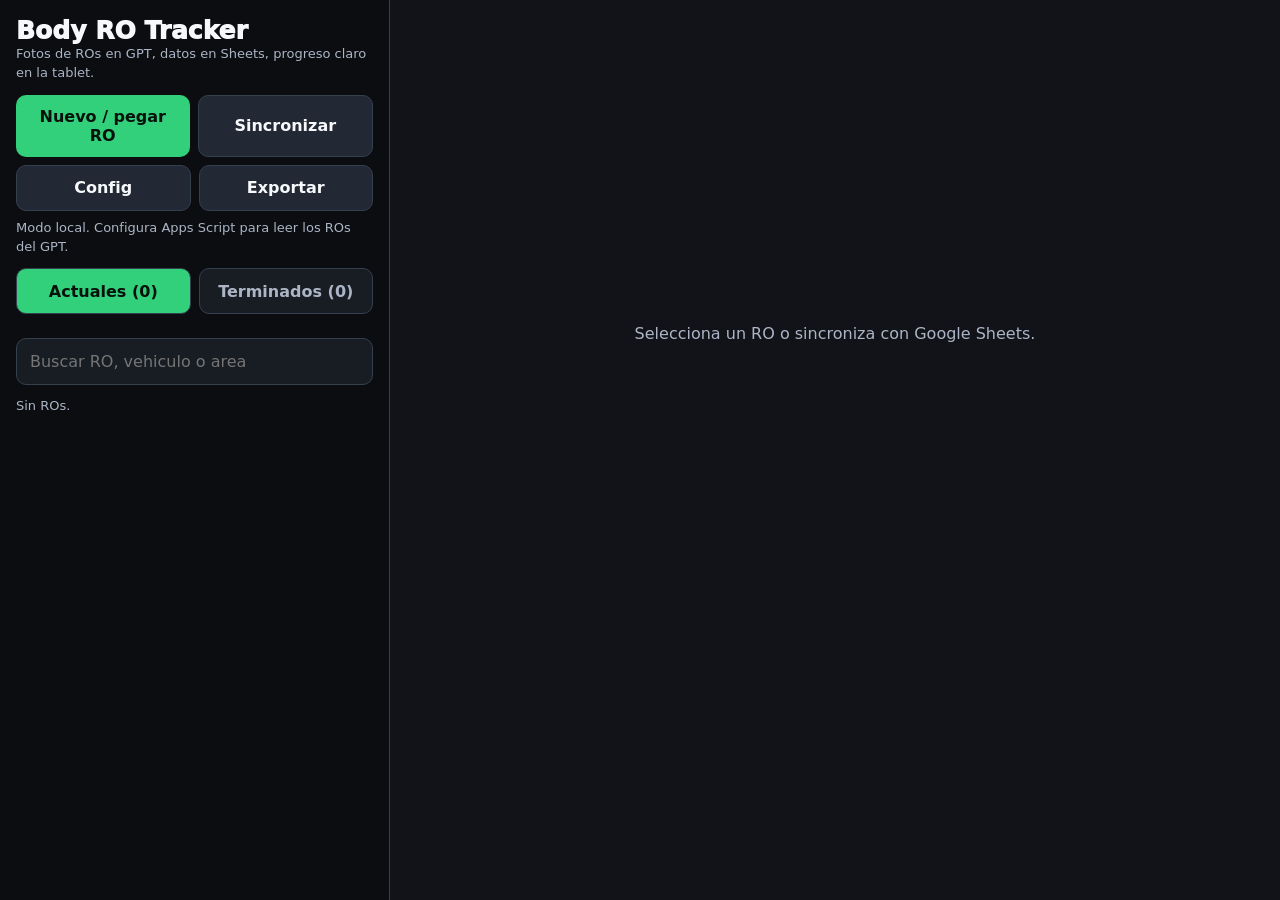
<file: body-ro/index-v2.html>
<!doctype html>
<html lang="es">
<head>
<meta charset="utf-8">
<meta name="viewport" content="width=device-width,initial-scale=1,viewport-fit=cover">
<title>Body RO Tracker</title>
<style>
:root{--bg:#111318;--side:#0b0d11;--card:#181d24;--card2:#222934;--line:#35404f;--txt:#f7f8fb;--muted:#abb5c5;--green:#32d07b;--amber:#f3b44d;--red:#f36a6a;--blue:#65a9ff;--ink:#07110c}*{box-sizing:border-box}body{margin:0;background:var(--bg);color:var(--txt);font-family:system-ui,-apple-system,Segoe UI,Roboto,Arial,sans-serif}button,input,select,textarea{font:inherit}button{border:0;border-radius:10px;padding:12px 14px;font-weight:850;min-height:46px;background:var(--green);color:var(--ink);cursor:pointer}.secondary{background:var(--card2);color:var(--txt);border:1px solid var(--line)}.danger{background:var(--red);color:#250606}.app{display:grid;grid-template-columns:390px minmax(0,1fr);min-height:100vh}.side{background:var(--side);border-right:1px solid var(--line);padding:16px}.main{padding:18px;max-width:1120px;width:100%;margin:0 auto}.brand{font-size:25px;font-weight:950}.sub,.muted,.small{color:var(--muted);font-size:13px;line-height:1.45}.row{display:flex;gap:8px}.row>*{flex:1}.tabs{display:grid;grid-template-columns:1fr 1fr;gap:8px;margin:12px 0}.tab{background:var(--card);color:var(--muted);border:1px solid var(--line)}.tab.active{background:var(--green);color:var(--ink)}input,select,textarea{width:100%;border:1px solid var(--line);background:var(--card2);color:var(--txt);border-radius:10px;padding:13px;font-size:16px}textarea{min-height:120px;resize:vertical}.search{margin:12px 0;background:var(--card)}.ro{background:var(--card);border:1px solid var(--line);border-radius:12px;padding:14px;margin-bottom:10px;cursor:pointer}.ro.active{border-color:var(--green);box-shadow:0 0 0 2px rgba(50,208,123,.18)}.rohead{display:flex;justify-content:space-between;gap:8px}.title{font-size:18px;font-weight:950}.pill{display:inline-flex;align-items:center;border-radius:999px;padding:6px 10px;font-size:12px;font-weight:850;background:#2d3542;color:var(--muted);white-space:nowrap}.p-revision,.p-piezas{color:var(--amber);background:rgba(243,180,77,.15)}.p-proceso,.p-armado{color:var(--green);background:rgba(50,208,123,.15)}.p-intacto{color:var(--blue);background:rgba(101,169,255,.14)}.p-entregado{color:#d5dde8;background:rgba(171,181,197,.16)}.bar{height:8px;background:#2f3845;border-radius:999px;overflow:hidden;margin:12px 0 8px}.fill{height:100%;background:var(--green)}.meta{display:flex;justify-content:space-between;color:var(--muted);font-size:13px;gap:8px}.panel{background:var(--card);border:1px solid var(--line);border-radius:12px;padding:18px;margin-bottom:14px}.hero{display:grid;grid-template-columns:minmax(0,1fr) auto;gap:12px;align-items:start}.h1{font-size:30px;font-weight:950;line-height:1.08}.grid{display:grid;grid-template-columns:repeat(4,minmax(0,1fr));gap:10px}.box{background:var(--card2);border:1px solid var(--line);border-radius:10px;padding:14px}.label{font-size:12px;font-weight:850;color:var(--muted);text-transform:uppercase;letter-spacing:.04em}.value{font-size:22px;font-weight:950;margin-top:4px;overflow-wrap:anywhere}.actions{display:flex;gap:8px;flex-wrap:wrap}.actions button,.actions select{min-width:110px;flex:1}.check{display:flex;gap:10px;align-items:flex-start;background:var(--card2);border:1px solid var(--line);border-radius:10px;padding:12px;margin:8px 0;cursor:pointer}.mark{width:30px;height:30px;border-radius:7px;border:2px solid var(--green);display:grid;place-items:center;color:var(--green);font-weight:950;flex:0 0 30px}.check.done .mark{background:var(--green);color:var(--ink)}.empty{display:grid;place-items:center;min-height:70vh;text-align:center;color:var(--muted)}.dialog{position:fixed;inset:0;background:rgba(0,0,0,.68);display:none;align-items:center;justify-content:center;padding:16px;z-index:10}.dialog.show{display:flex}.modal{background:var(--card);border:1px solid var(--line);border-radius:14px;padding:18px;width:min(720px,100%);max-height:92vh;overflow:auto}.x{float:right;background:transparent;color:var(--muted);font-size:26px;padding:0;min-height:0}.note{background:rgba(243,180,77,.10);border-left:4px solid var(--amber);border-radius:10px;padding:12px}.tech{background:#101820;border:1px solid rgba(101,169,255,.35)}.tech pre{white-space:pre-wrap;margin:0;color:var(--txt);font:inherit;line-height:1.45}@media(max-width:900px){.app{display:block}.side{border-right:0;border-bottom:1px solid var(--line)}.grid{grid-template-columns:1fr 1fr}.row{display:grid}.hero{display:block}.h1{font-size:24px}}@media(max-width:560px){.grid{grid-template-columns:1fr}.actions button,.actions select{width:100%}}
</style>
</head>
<body>
<div class="app">
  <aside class="side">
    <div class="brand">Body RO Tracker</div>
    <div class="sub">Fotos de ROs en GPT, datos en Sheets, progreso claro en la tablet.</div>
    <div class="row" style="margin-top:12px"><button id="newBtn" type="button">Nuevo / pegar RO</button><button id="syncBtn" class="secondary" type="button">Sincronizar</button></div>
    <div class="row" style="margin-top:8px"><button id="configBtn" class="secondary" type="button">Config</button><button id="exportBtn" class="secondary" type="button">Exportar</button></div>
    <div id="syncStatus" class="sub" style="margin-top:8px">Modo local. Configura Apps Script para leer los ROs del GPT.</div>
    <div class="tabs"><button id="activeTab" class="tab active" type="button">Actuales <span id="nActive"></span></button><button id="doneTab" class="tab" type="button">Terminados <span id="nDone"></span></button></div>
    <input id="search" class="search" placeholder="Buscar RO, vehiculo o area" autocomplete="off">
    <div id="list"></div>
  </aside>
  <main class="main"><div id="detail" class="empty">Selecciona un RO o sincroniza con Google Sheets.</div></main>
</div>
<div id="roModal" class="dialog"><div class="modal"><button id="closeRo" class="x" type="button">x</button><h2>Nuevo RO / texto transcrito</h2><div class="row"><input id="mRo" placeholder="RO number"><input id="mVehicle" placeholder="Vehiculo"></div><br><input id="mArea" placeholder="Area de dano"><br><br><div class="row"><select id="mStatus"></select><input id="mEst" type="number" step="0.25" placeholder="Horas estimadas"></div><br><textarea id="mNotes" placeholder="Pega aqui texto del RO o notas del tecnico"></textarea><br><br><button id="saveNew" style="width:100%" type="button">Guardar RO</button></div></div>
<div id="configModal" class="dialog"><div class="modal"><button id="closeConfig" class="x" type="button">x</button><h2>Conectar Google Sheets</h2><label class="small" for="scriptUrl">Apps Script Web App URL</label><input id="scriptUrl" type="url" placeholder="https://script.google.com/macros/s/.../exec"><br><br><label class="small" for="scriptKey">API key privada</label><input id="scriptKey" type="password" placeholder="La misma API_KEY de Code.gs"><br><br><div class="row"><button id="saveConfig" type="button">Guardar conexion</button><button id="testSync" class="secondary" type="button">Probar sync</button></div><br><div class="note">El GPT actualiza Google Sheets con la Action. Esta app lee esa Sheet al tocar Sincronizar.</div></div></div>
<script>
(function(){
'use strict';
var $=function(id){return document.getElementById(id)};
var STATUS=[['intacto','Intacto',5],['revision','Revision',20],['aprobado','Aprobado',35],['proceso','En proceso',55],['piezas','Esperando piezas',45],['pintura','En pintura',70],['armado','Armado',88],['entregado','Entregado',100]];
var CHECKS=['Confirmar RO y vehiculo','Fotos iniciales','Desarme del area danada','Revisar dano oculto','Reparacion / cuadratura / fitment','Listo para siguiente etapa'];
var state={active:[],done:[],view:'active',selected:null,q:'',config:{scriptUrl:'',apiKey:''}};
function esc(v){return String(v==null?'':v).replace(/[&<>"']/g,function(c){return {'&':'&amp;','<':'&lt;','>':'&gt;','"':'&quot;',"'":'&#39;'}[c]})}
function today(){return new Date().toISOString().slice(0,10)}
function stamp(t){return today()+' - '+t}
function data(){return state.view==='active'?state.active:state.done}
function findStatus(id){return STATUS.find(function(s){return s[0]===id})||STATUS[1]}
function statusIndex(id){var n=STATUS.findIndex(function(s){return s[0]===id});return n<0?1:n}
function statusOptions(current){return STATUS.filter(function(s){return s[0]!=='entregado'}).map(function(s){return '<option value="'+s[0]+'" '+(s[0]===current?'selected':'')+'>'+esc(s[1])+'</option>'}).join('')}
function save(){localStorage.setItem('body_ro_tracker_v7',JSON.stringify(state))}
function load(){try{var old=localStorage.getItem('body_ro_tracker_v7')||localStorage.getItem('body_ro_tracker_v6')||localStorage.getItem('body_ro_tracker_v5');if(old){var d=JSON.parse(old);state.active=d.active||[];state.done=d.done||[];state.view=d.view||'active';state.selected=d.selected||null;state.config=d.config||{scriptUrl:'',apiKey:''}}}catch(e){}if(!state.config)state.config={scriptUrl:'',apiKey:''};if(!state.selected){state.selected=(data()[0]||state.active[0]||{}).ro||null}updateSyncLabel()}
function hist(r,msg){r.history=r.history||[];r.history.push(stamp(msg))}
function renderTabs(){$('activeTab').className='tab '+(state.view==='active'?'active':'');$('doneTab').className='tab '+(state.view==='done'?'active':'');$('nActive').textContent='('+state.active.length+')';$('nDone').textContent='('+state.done.length+')'}
function filtered(){var q=state.q.toLowerCase().trim();return data().filter(function(r){return !q||(r.ro+' '+r.vehicle+' '+r.area+' '+r.notes+' '+(r.techReply||'')).toLowerCase().indexOf(q)>-1})}
function renderList(){var h='';filtered().forEach(function(r){var s=findStatus(r.status);h+='<div class="ro '+(state.selected===r.ro?'active':'')+'" data-ro="'+esc(r.ro)+'"><div class="rohead"><div><div class="title">RO '+esc(r.ro)+'</div><div class="muted">'+esc(r.vehicle)+'</div></div><span class="pill p-'+esc(r.status)+'">'+esc(s[1])+'</span></div><div class="small" style="margin-top:8px">'+esc(r.area)+'</div><div class="bar"><div class="fill" style="width:'+s[2]+'%"></div></div><div class="meta"><span>'+(state.view==='done'?'Entregado: '+esc(r.deliveredAt||'sin fecha'):Number(r.week||0).toFixed(2)+' hrs semana')+'</span><span>'+Number(r.est||0).toFixed(2)+' hrs est.</span></div></div>'});$('list').innerHTML=h||'<div class="muted">Sin ROs.</div>'}
function selected(){return data().find(function(r){return r.ro===state.selected})}
function checklistCount(r){return (r.checks||[]).filter(Boolean).length+' / '+CHECKS.length}
function nextAction(r){if(r.status==='piezas')return 'identificar piezas faltantes, pedir ETA y documentar suplemento si aplica.';if(r.status==='revision'||!(r.checks||[])[3])return 'terminar revision de dano oculto y actualizar fotos/notas.';if(r.status==='proceso')return 'cerrar fitment y checklist antes de moverlo a pintura o armado.';if(r.status==='armado')return 'hacer inspeccion final de armado y marcar entregado solo si todo quedo completo.';return 'mantener estado, horas y materiales actualizados.'}
function technicalReply(r){var missing=[];(r.checks||[]).forEach(function(v,i){if(!v)missing.push(CHECKS[i].toLowerCase())});var lines=['Respuesta tecnico body - RO '+r.ro,'Vehiculo: '+(r.vehicle||'sin identificar'),'Estado recomendado: '+findStatus(r.status)[1]+'.'];if(r.area)lines.push('Area de dano: '+r.area+'.');if(r.status==='revision'||r.status==='intacto')lines.push('Confirmar dano oculto, brackets, absorbers, refuerzos y gaps antes de prometer fecha.');if(r.status==='piezas')lines.push('No marcar listo hasta resolver piezas o suplemento pendiente.');if(Number(r.week||0)>Number(r.est||0)&&Number(r.est||0)>0)lines.push('Alerta: horas de semana superan horas estimadas; documentar causa.');if(missing.length)lines.push('Pendiente checklist: '+missing.slice(0,3).join(', ')+'.');if((r.materials||[]).length)lines.push('Materiales: '+r.materials.join(', ')+'.');if(r.notes)lines.push('Notas: '+r.notes);lines.push('Siguiente accion: '+nextAction(r));return lines.join('\n')}
function renderDetail(){var r=selected();if(!r){$('detail').className='empty';$('detail').innerHTML='Selecciona un RO o sincroniza con Google Sheets.';return}$('detail').className='';var s=findStatus(r.status),done=state.view==='done';var checks=CHECKS.map(function(c,i){var ok=r.checks&&r.checks[i];return '<div class="check '+(ok?'done':'')+'" data-action="check" data-i="'+i+'"><div class="mark">'+(ok?'OK':'')+'</div><div><b>'+esc(c)+'</b><div class="small">Toca para marcar o desmarcar</div></div></div>'}).join('');var mats=(r.materials||[]).map(function(m){return '<span class="pill">'+esc(m)+'</span>'}).join(' ')||'<span class="muted">Sin materiales registrados.</span>';var history=(r.history||[]).map(function(x){return '<div class="small">- '+esc(x)+'</div>'}).join('')||'<div class="small">Sin historial.</div>';var controls=done?'<button data-action="reopen" type="button">Reingreso al taller</button>':'<button class="secondary" data-action="prev" type="button">Estado anterior</button><select id="statusSelect">'+statusOptions(r.status)+'</select><button data-action="next" type="button">Siguiente estado</button><button class="danger" data-action="deliver" type="button">Marcar entregado</button>';var tech=r.techReply||technicalReply(r);$('detail').innerHTML='<div class="panel hero"><div><div class="h1">RO '+esc(r.ro)+' - '+esc(r.vehicle)+'</div><div class="muted">'+esc(r.area)+'</div><br><span class="pill p-'+esc(r.status)+'">'+esc(s[1])+'</span></div><button class="secondary" data-action="tech" type="button">Actualizar respuesta tecnica</button></div><div class="grid"><div class="box"><div class="label">Lista</div><div class="value">'+(done?'Terminado':'Actual')+'</div></div><div class="box"><div class="label">Checklist</div><div class="value">'+checklistCount(r)+'</div></div><div class="box"><div class="label">Horas semana</div><div class="value">'+Number(r.week||0).toFixed(2)+'</div></div><div class="box"><div class="label">Horas estimadas</div><div class="value">'+Number(r.est||0).toFixed(2)+'</div></div></div><div class="panel tech"><div class="label">Respuesta del tecnico especialista</div><br><pre>'+esc(tech)+'</pre></div><div class="panel"><div class="label">Control rapido</div><br><div class="actions">'+controls+'</div></div><div class="panel"><div class="label">Sumar horas</div><br><div class="actions"><button class="secondary" data-action="hours" data-h="0.25">+0.25</button><button class="secondary" data-action="hours" data-h="0.5">+0.5</button><button class="secondary" data-action="hours" data-h="1">+1</button><button class="secondary" data-action="hours" data-h="2">+2</button><button class="secondary" data-action="reset">Reset semana</button></div></div><div class="panel"><div class="label">Checklist body</div>'+checks+'</div><div class="panel"><div class="label">Hardware y materiales</div><p>'+mats+'</p><div class="row"><input id="matInput" placeholder="Ej: P59732 clips x4"><button class="secondary" data-action="mat">Agregar</button></div></div><div class="panel"><div class="label">Notas</div><br><textarea id="notesBox">'+esc(r.notes)+'</textarea><br><br><button class="secondary" data-action="notes">Guardar notas</button></div><div class="panel"><div class="label">Historial</div><br>'+history+'</div>';var sel=$('statusSelect');if(sel){sel.addEventListener('change',function(){r.status=this.value;r.techReply=technicalReply(r);hist(r,'Estado cambiado a '+findStatus(r.status)[1]);save();render()})}}
function render(){renderTabs();renderList();renderDetail();updateSyncLabel()}
function updateSyncLabel(){var ok=state.config&&state.config.scriptUrl&&state.config.apiKey;$('syncStatus').textContent=ok?'Conectado a Google Sheets. Toca Sincronizar para traer ROs del GPT.':'Modo local. Configura Apps Script para leer los ROs del GPT.'}
function arr(v){try{return Array.isArray(v)?v:JSON.parse(v||'[]')}catch(e){return []}}
function sheetRowToRo(x){var done=String(x.is_finished||'').toUpperCase()==='TRUE'||x.status==='entregado';return {ro:String(x.ro_number||'').trim(),vehicle:x.vehicle||'',area:x.damage_area||'',status:x.status||'revision',est:Number(x.body_hours_estimated||0),week:Number(x.body_hours_week||0),notes:x.notes||x.transcription_text||'',checks:arr(x.checklist_done),materials:arr(x.materials_json),techReply:x.technician_reply||'',history:arr(x.history_json),deliveredAt:x.delivered_at||'',done:done}}
function replaceFromSheet(rows){var active=[],done=[];(rows||[]).map(sheetRowToRo).filter(function(r){return r.ro}).forEach(function(r){(r.done?done:active).push(r)});state.active=active;state.done=done;state.view=active.length?'active':'done';state.selected=((state.view==='active'?active:done)[0]||{}).ro||null;save();render()}
function syncFromSheet(){if(!state.config.scriptUrl||!state.config.apiKey){openConfig();return}$('syncStatus').textContent='Sincronizando con Google Sheets...';var cb='bodyRoSync_'+Date.now();var s=document.createElement('script');var sep=state.config.scriptUrl.indexOf('?')>-1?'&':'?';window[cb]=function(res){try{delete window[cb];s.remove();if(!res||!res.ok)throw new Error((res&&res.error)||'Respuesta invalida');replaceFromSheet(res.ros||[]);$('syncStatus').textContent='Sincronizado: '+(res.ros||[]).length+' ROs desde Google Sheets.'}catch(e){$('syncStatus').textContent='Error de sync: '+e.message}};s.onerror=function(){delete window[cb];s.remove();$('syncStatus').textContent='Error de sync: revisa URL, deployment y API key.'};s.src=state.config.scriptUrl+sep+'action=list&apiKey='+encodeURIComponent(state.config.apiKey)+'&callback='+encodeURIComponent(cb);document.body.appendChild(s)}
function openConfig(){$('scriptUrl').value=state.config.scriptUrl||'';$('scriptKey').value=state.config.apiKey||'';$('configModal').classList.add('show')}
function moveDone(r){var i=state.active.indexOf(r);if(i<0)return;state.active.splice(i,1);r.status='entregado';r.week=0;r.deliveredAt=today();r.techReply=technicalReply(r);hist(r,'Marcado como entregado');state.done.unshift(r);state.view='done';state.selected=r.ro;save();render()}
function reopen(r){var i=state.done.indexOf(r);if(i<0)return;state.done.splice(i,1);r.status='revision';r.week=0;r.techReply=technicalReply(r);hist(r,'Reingreso al taller');state.active.unshift(r);state.view='active';state.selected=r.ro;save();render()}
function parseLocalRo(){var notes=$('mNotes').value.trim();var r={ro:$('mRo').value.trim(),vehicle:$('mVehicle').value.trim(),area:$('mArea').value.trim(),status:$('mStatus').value||'revision',est:Number($('mEst').value||0),week:0,notes:notes,checks:[1,0,0,0,0,0],materials:[],techReply:'',history:[stamp('RO creado manual')]};if(!r.ro){var m=notes.match(/\b(?:RO|R\.O\.|Orden)\s*#?\s*[:\-]?\s*([A-Z0-9-]{3,})/i)||notes.match(/\b(\d{4,8})\b/);if(m)r.ro=m[1]}if(!r.vehicle){var v=notes.match(/\b(19|20)\d{2}\s+[A-Z][A-Za-z-]+(?:\s+[A-Z0-9][A-Za-z0-9-]+){0,3}/);if(v)r.vehicle=v[0]}return r}
$('list').addEventListener('click',function(e){var card=e.target.closest('.ro');if(!card)return;state.selected=card.dataset.ro;save();render()});
$('detail').addEventListener('click',function(e){var b=e.target.closest('[data-action]');if(!b)return;var r=selected();if(!r)return;var a=b.dataset.action;if(a==='reopen'){reopen(r);return}if(a==='tech'){r.techReply=technicalReply(r);hist(r,'Respuesta tecnica actualizada');save();render();return}if(state.view==='done')return;if(a==='prev'){r.status=STATUS[Math.max(0,statusIndex(r.status)-1)][0];hist(r,'Estado cambiado a '+findStatus(r.status)[1])}if(a==='next'){var ni=Math.min(STATUS.length-1,statusIndex(r.status)+1);if(STATUS[ni][0]==='entregado'){moveDone(r);return}r.status=STATUS[ni][0];hist(r,'Estado cambiado a '+findStatus(r.status)[1])}if(a==='deliver'){if(confirm('Marcar este RO como entregado?')){moveDone(r);return}}if(a==='hours'){r.week=Number(r.week||0)+Number(b.dataset.h||0);hist(r,'Horas +'+b.dataset.h)}if(a==='reset'){r.week=0;hist(r,'Horas semanales reiniciadas')}if(a==='check'){var i=Number(b.dataset.i);r.checks=r.checks||[0,0,0,0,0,0];r.checks[i]=r.checks[i]?0:1;hist(r,(r.checks[i]?'Completado: ':'Desmarcado: ')+CHECKS[i])}if(a==='mat'){var v=($('matInput')||{}).value||'';v=v.trim();if(!v)return;r.materials=r.materials||[];r.materials.push(v);hist(r,'Material agregado: '+v)}if(a==='notes'){r.notes=($('notesBox')||{}).value||'';hist(r,'Notas actualizadas')}r.techReply=technicalReply(r);save();render()});
$('search').addEventListener('input',function(){state.q=this.value;renderList()});
$('activeTab').addEventListener('click',function(){state.view='active';state.selected=(state.active[0]||{}).ro||null;save();render()});
$('doneTab').addEventListener('click',function(){state.view='done';state.selected=(state.done[0]||{}).ro||null;save();render()});
$('newBtn').addEventListener('click',function(){$('mStatus').innerHTML=statusOptions('revision');['mRo','mVehicle','mArea','mEst','mNotes'].forEach(function(id){$(id).value=''});$('roModal').classList.add('show')});
$('syncBtn').addEventListener('click',syncFromSheet);$('configBtn').addEventListener('click',openConfig);
$('closeRo').addEventListener('click',function(){$('roModal').classList.remove('show')});$('closeConfig').addEventListener('click',function(){$('configModal').classList.remove('show')});
$('roModal').addEventListener('click',function(e){if(e.target===$('roModal'))$('roModal').classList.remove('show')});$('configModal').addEventListener('click',function(e){if(e.target===$('configModal'))$('configModal').classList.remove('show')});
$('saveConfig').addEventListener('click',function(){state.config={scriptUrl:$('scriptUrl').value.trim(),apiKey:$('scriptKey').value.trim()};save();updateSyncLabel();$('configModal').classList.remove('show')});
$('testSync').addEventListener('click',function(){state.config={scriptUrl:$('scriptUrl').value.trim(),apiKey:$('scriptKey').value.trim()};save();$('configModal').classList.remove('show');syncFromSheet()});
$('saveNew').addEventListener('click',function(){var r=parseLocalRo();if(!r.ro||!r.vehicle){alert('Falta RO o vehiculo');return}r.techReply=technicalReply(r);state.active.unshift(r);state.view='active';state.selected=r.ro;$('roModal').classList.remove('show');save();render()});
$('exportBtn').addEventListener('click',function(){var blob=new Blob([JSON.stringify({active:state.active,done:state.done},null,2)],{type:'application/json'});var a=document.createElement('a');a.href=URL.createObjectURL(blob);a.download='body-ro-tracker-'+today()+'.json';a.click();URL.revokeObjectURL(a.href)});
try{load();render()}catch(e){document.body.innerHTML='<pre class="note">Error al iniciar: '+esc(e.message)+'</pre>';throw e}
})();
</script>
</body>
</html>
</file>
<file: styles.css>
:root {
  --bg: #0b0f17;
  --card: rgba(255,255,255,0.09);
  --card-strong: rgba(255,255,255,0.14);
  --text: #f6f7fb;
  --muted: #9ca7b7;
  --line: rgba(255,255,255,0.12);
  --accent: #ff3b30;
  --accent-2: #0a84ff;
  --green: #30d158;
  --yellow: #ffd60a;
  --shadow: 0 20px 60px rgba(0,0,0,0.35);
  font-family: -apple-system, BlinkMacSystemFont, "SF Pro Display", "Segoe UI", sans-serif;
}

body.light {
  --bg: #f2f4f8;
  --card: rgba(255,255,255,0.82);
  --card-strong: rgba(255,255,255,0.96);
  --text: #10131a;
  --muted: #667085;
  --line: rgba(16,19,26,0.12);
  --shadow: 0 18px 45px rgba(20,30,50,0.12);
}

* { box-sizing: border-box; -webkit-tap-highlight-color: transparent; }
html { background: var(--bg); }
body {
  margin: 0;
  min-height: 100vh;
  background:
    radial-gradient(circle at top left, rgba(255,59,48,0.28), transparent 36%),
    radial-gradient(circle at top right, rgba(10,132,255,0.25), transparent 34%),
    var(--bg);
  color: var(--text);
}
body.drawer-open { overflow: hidden; }

.phone-shell {
  width: min(100%, 430px);
  min-height: 100vh;
  margin: 0 auto;
  padding: calc(env(safe-area-inset-top) + 16px) 16px calc(env(safe-area-inset-bottom) + 24px);
}

.glass {
  background: var(--card);
  border: 1px solid var(--line);
  backdrop-filter: blur(22px) saturate(160%);
  -webkit-backdrop-filter: blur(22px) saturate(160%);
  box-shadow: var(--shadow);
}

.drawer-backdrop {
  position: fixed;
  inset: 0;
  z-index: 90;
  background: rgba(0,0,0,0.42);
  opacity: 0;
  pointer-events: none;
  transition: opacity .25s ease;
}
.drawer-backdrop.open {
  opacity: 1;
  pointer-events: auto;
}
.settings-drawer {
  position: fixed;
  top: 0;
  left: 0;
  z-index: 100;
  width: min(88vw, 390px);
  height: 100dvh;
  padding: calc(env(safe-area-inset-top) + 18px) 16px calc(env(safe-area-inset-bottom) + 20px);
  overflow-y: auto;
  transform: translateX(-110%);
  opacity: 0;
  pointer-events: none;
  transition: transform .28s ease, opacity .2s ease;
  border-radius: 0 30px 30px 0;
}
.settings-drawer.open {
  transform: translateX(0);
  opacity: 1;
  pointer-events: auto;
}
.drawer-header {
  display: flex;
  align-items: center;
  justify-content: space-between;
  gap: 12px;
  margin-bottom: 18px;
}
details {
  border-top: 1px solid var(--line);
  padding: 14px 0;
}
summary {
  cursor: pointer;
  font-size: 18px;
  font-weight: 800;
}
.menu-button {
  width: 54px;
  height: 46px;
  border-radius: 18px;
  border: 0;
  background: var(--card-strong);
  display: grid;
  place-content: center;
  gap: 5px;
}
.menu-button span {
  display: block;
  width: 24px;
  height: 3px;
  border-radius: 99px;
  background: var(--text);
}

.hero-card { border-radius: 34px; padding: 18px; }
.status-row, .hero-title, .section-title, .transaction-row, .goal-inputs, .two-col, .mini-grid, .quick-actions {
  display: flex;
  gap: 12px;
}
.status-row, .hero-title, .section-title, .transaction-row { align-items: center; justify-content: space-between; }
.pill {
  padding: 7px 11px;
  border-radius: 999px;
  background: var(--card-strong);
  font-size: 12px;
  color: var(--muted);
}
.muted, .goal-card p { color: var(--muted); margin: 0; font-size: 13px; }
h1 { font-size: 46px; letter-spacing: -2px; margin: 2px 0 14px; }
h2 { margin: 0; font-size: 18px; letter-spacing: -0.3px; }
.round-button {
  width: 46px; height: 46px; border-radius: 50%; border: 0;
  background: var(--card-strong); color: var(--text); font-size: 28px;
}
.mini-grid { justify-content: stretch; }
.mini-grid div {
  flex: 1; padding: 12px; border-radius: 20px; background: var(--card-strong);
}
.mini-grid span, .section-title span { display: block; color: var(--muted); font-size: 12px; }
.mini-grid strong { display: block; margin-top: 4px; font-size: 15px; }

.quick-actions { margin: 14px 0; }
.action-card {
  flex: 1; min-height: 58px; border: 0; border-radius: 22px; color: white;
  font-size: 15px; font-weight: 700; box-shadow: var(--shadow);
}
.action-card.active { outline: 3px solid rgba(255,255,255,0.42); transform: translateY(-1px); }
.income { background: linear-gradient(135deg, #1ebc61, #30d158); }
.expense { background: linear-gradient(135deg, #ff453a, #ff2d55); }
.neutral { background: linear-gradient(135deg, #2d3748, #111827); }

.panel { border-radius: 28px; padding: 16px; margin-top: 14px; }
.section-title { margin-bottom: 14px; }
.segmented {
  display: grid; grid-template-columns: 1fr 1fr 1fr; background: var(--card-strong);
  padding: 4px; border-radius: 18px; margin-bottom: 12px;
}
.segmented input { display: none; }
.segmented label { text-align: center; padding: 11px; border-radius: 14px; color: var(--muted); font-weight: 700; }
.segmented input:checked + label { background: var(--accent-2); color: white; }
.field { display: block; margin: 10px 0; }
.field span { display: block; color: var(--muted); font-size: 12px; margin: 0 0 6px 4px; }
input, select, textarea {
  width: 100%; min-height: 48px; border: 1px solid var(--line); border-radius: 16px;
  background: var(--card-strong); color: var(--text); padding: 0 13px; font-size: 16px;
  outline: none;
}
textarea {
  min-height: 140px;
  padding: 13px;
  resize: vertical;
  line-height: 1.4;
}
input:focus, select:focus, textarea:focus { border-color: var(--accent-2); box-shadow: 0 0 0 3px rgba(10,132,255,0.18); }
input::placeholder, textarea::placeholder { color: var(--muted); }
.two-col > * { flex: 1; }
.primary-button, .secondary-button, .ghost-button {
  width: 100%; border: 0; border-radius: 18px; min-height: 52px; color: white;
  font-size: 16px; font-weight: 800; margin-top: 8px;
}
.primary-button { background: linear-gradient(135deg, var(--accent), #ff2d55); }
.secondary-button { background: linear-gradient(135deg, var(--accent-2), #64d2ff); }
.ghost-button { background: var(--card-strong); color: var(--text); }
.text-button { background: none; border: 0; color: var(--accent); font-weight: 700; }
.helper-text { color: var(--muted); font-size: 12px; line-height: 1.35; margin: 10px 4px 0; }
.transaction-list.empty { color: var(--muted); text-align: center; padding: 22px 0; }
.transaction-row { padding: 12px 0; border-bottom: 1px solid var(--line); }
.transaction-row:last-child { border-bottom: 0; }
.transaction-row small { color: var(--muted); display: block; margin-top: 3px; }
.amount-income { color: var(--green); font-weight: 800; }
.amount-expense { color: #ff453a; font-weight: 800; }
.amount-withdrawal { color: var(--yellow); font-weight: 800; }
.bottom-panel { margin-bottom: 8px; }

@media (max-width: 390px) {
  .phone-shell { padding-left: 12px; padding-right: 12px; }
  h1 { font-size: 40px; }
  .two-col { flex-direction: column; gap: 0; }
}
</file>
